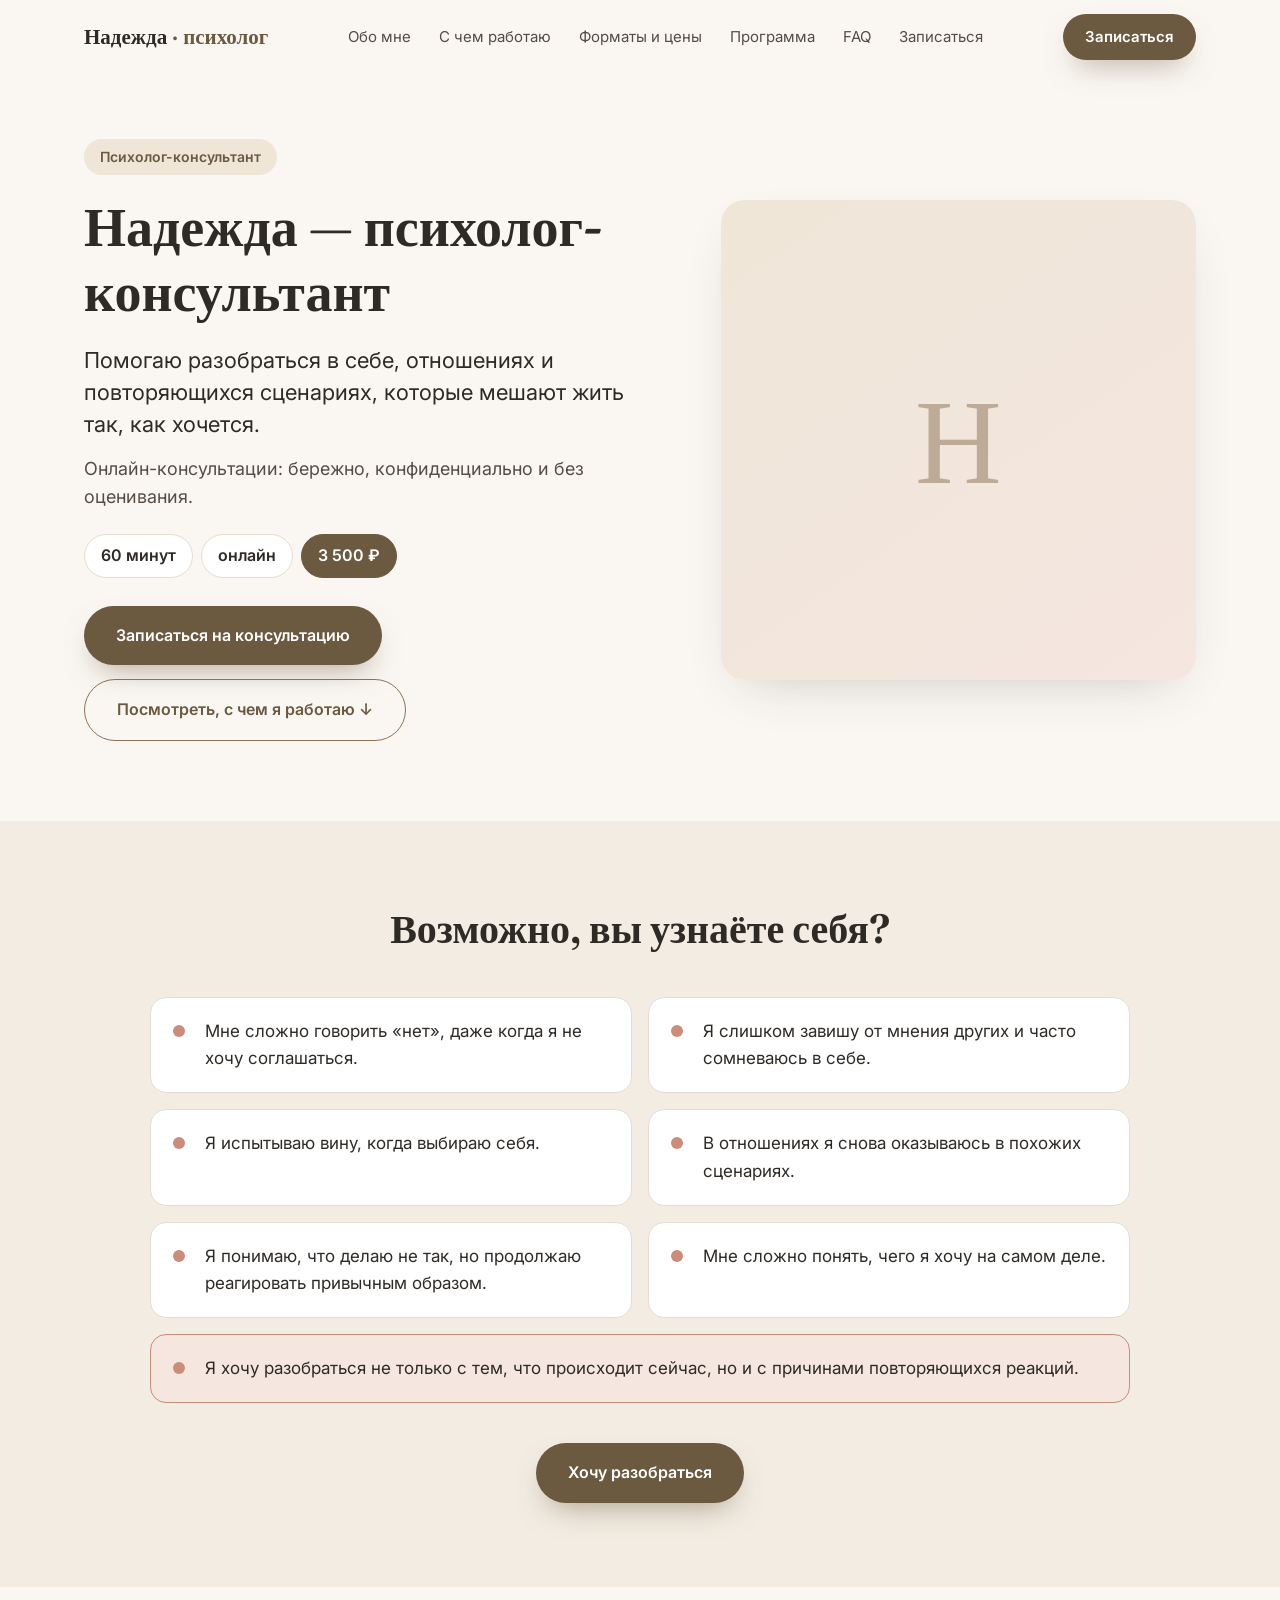
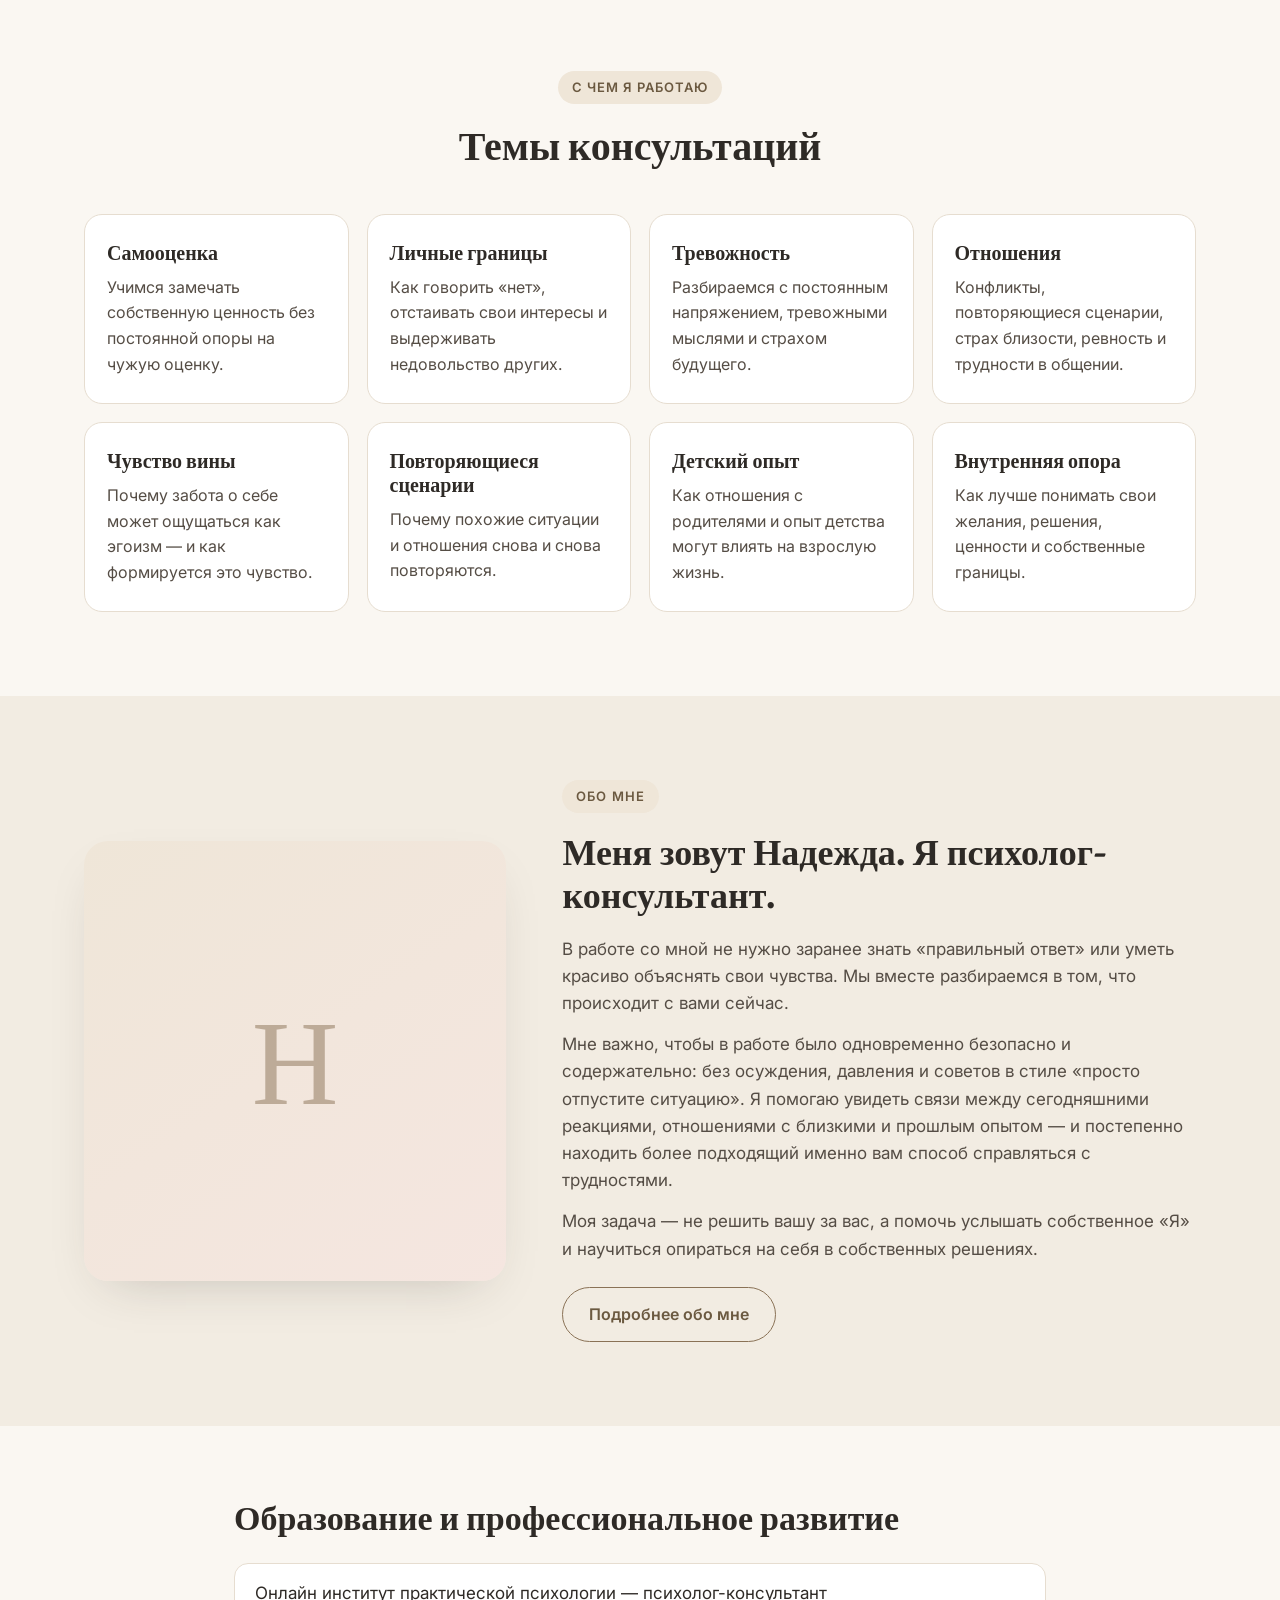
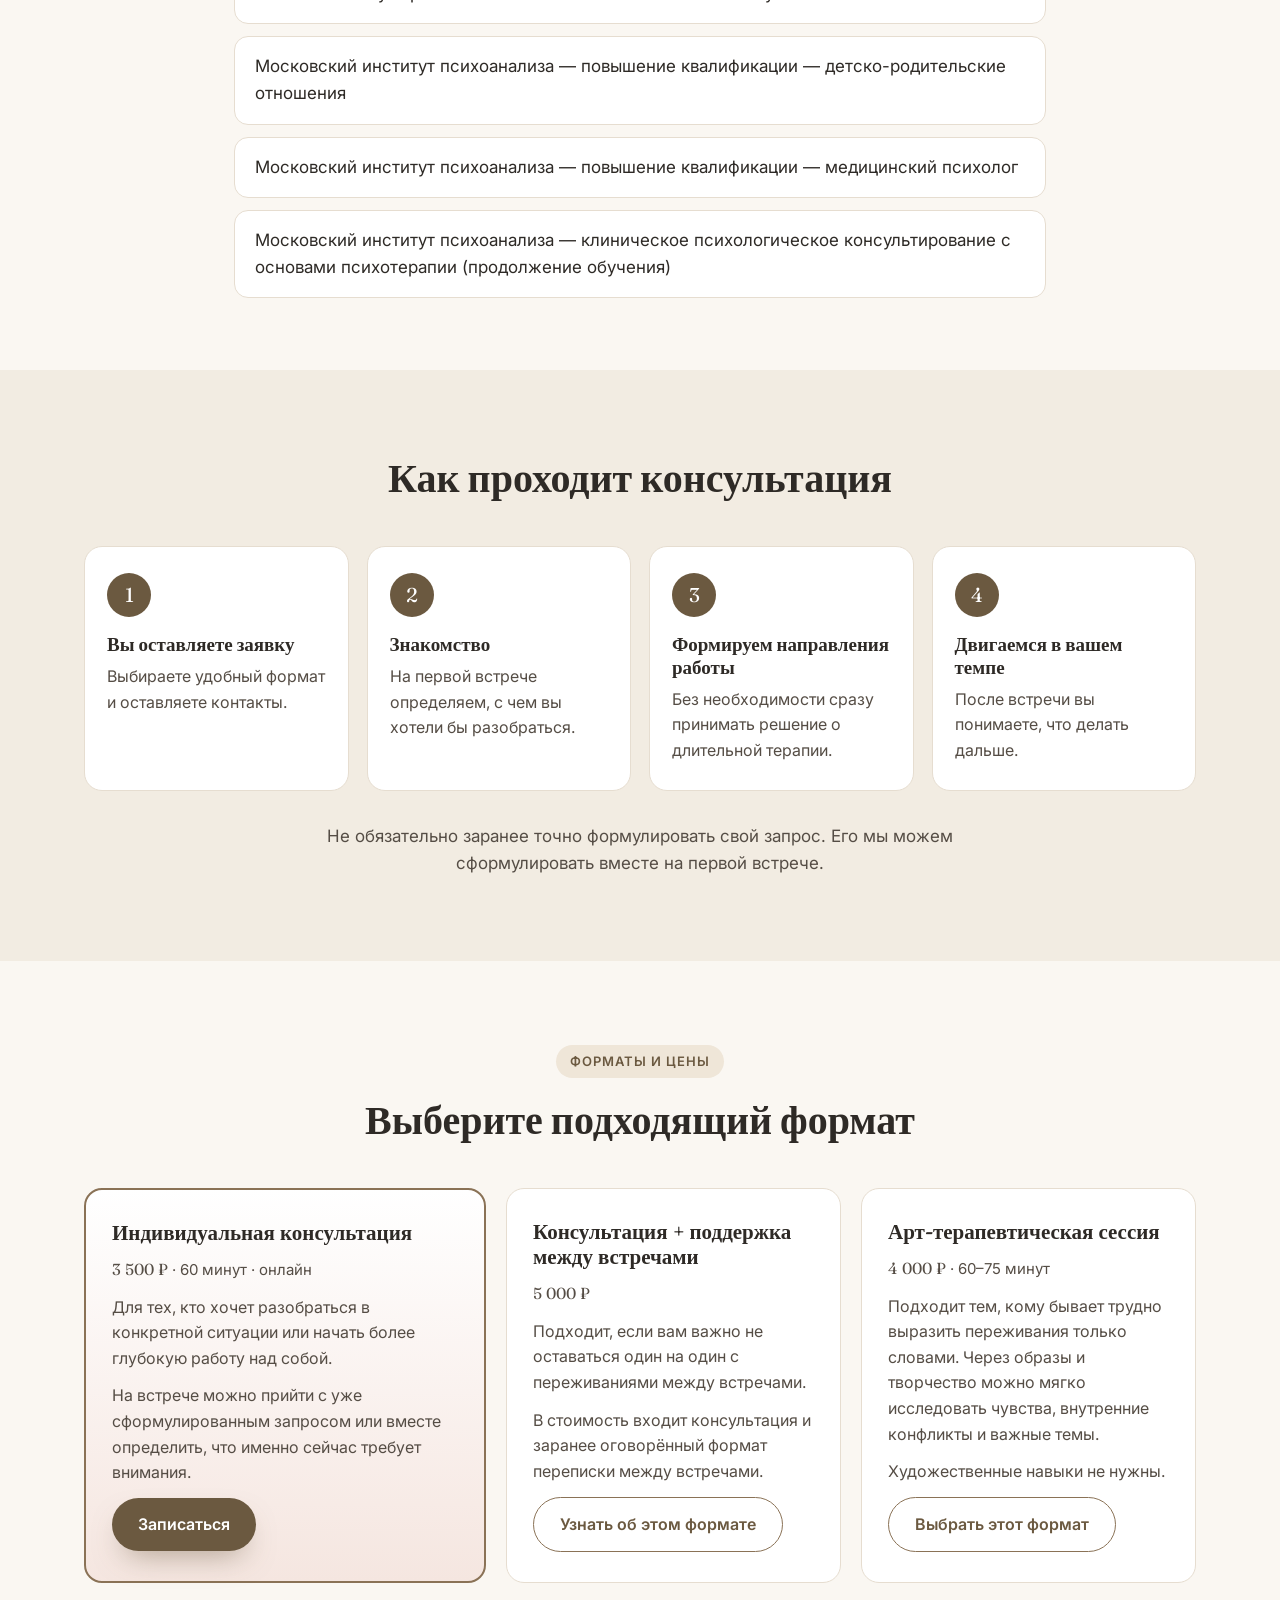
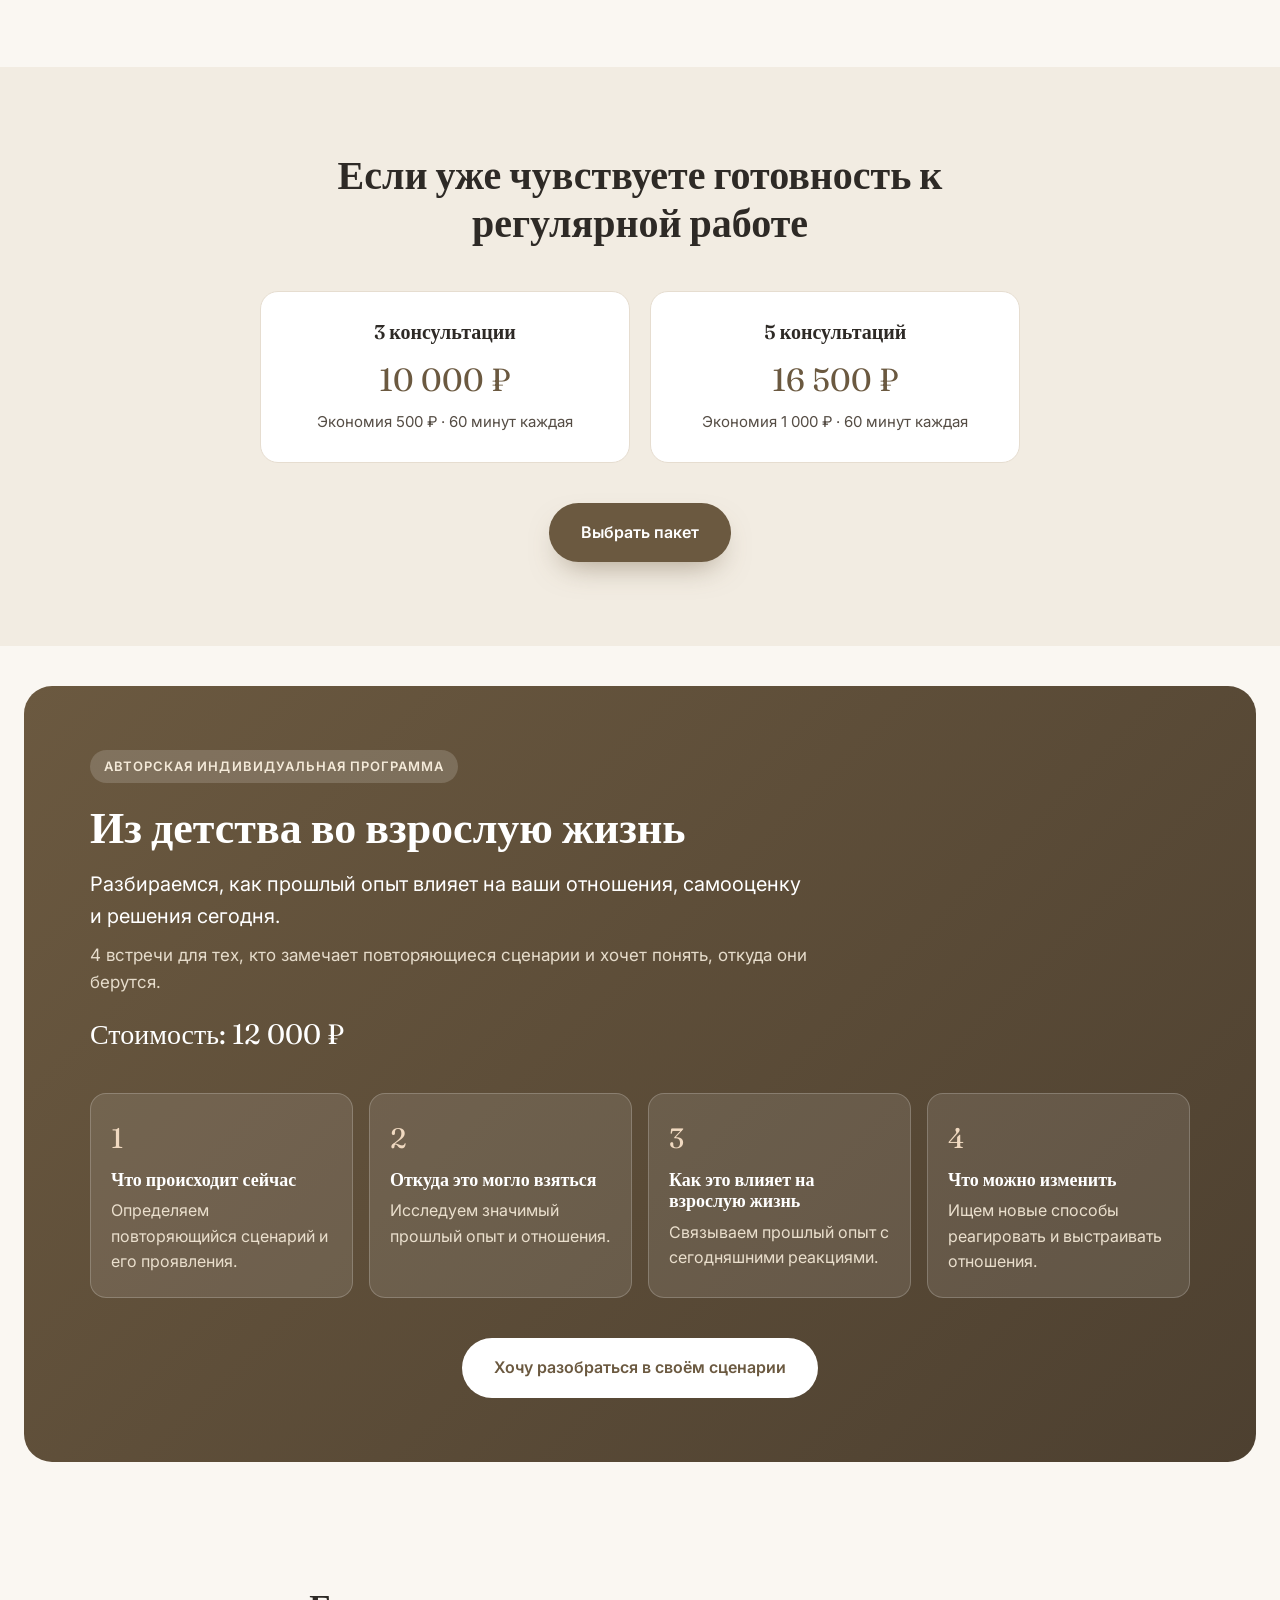
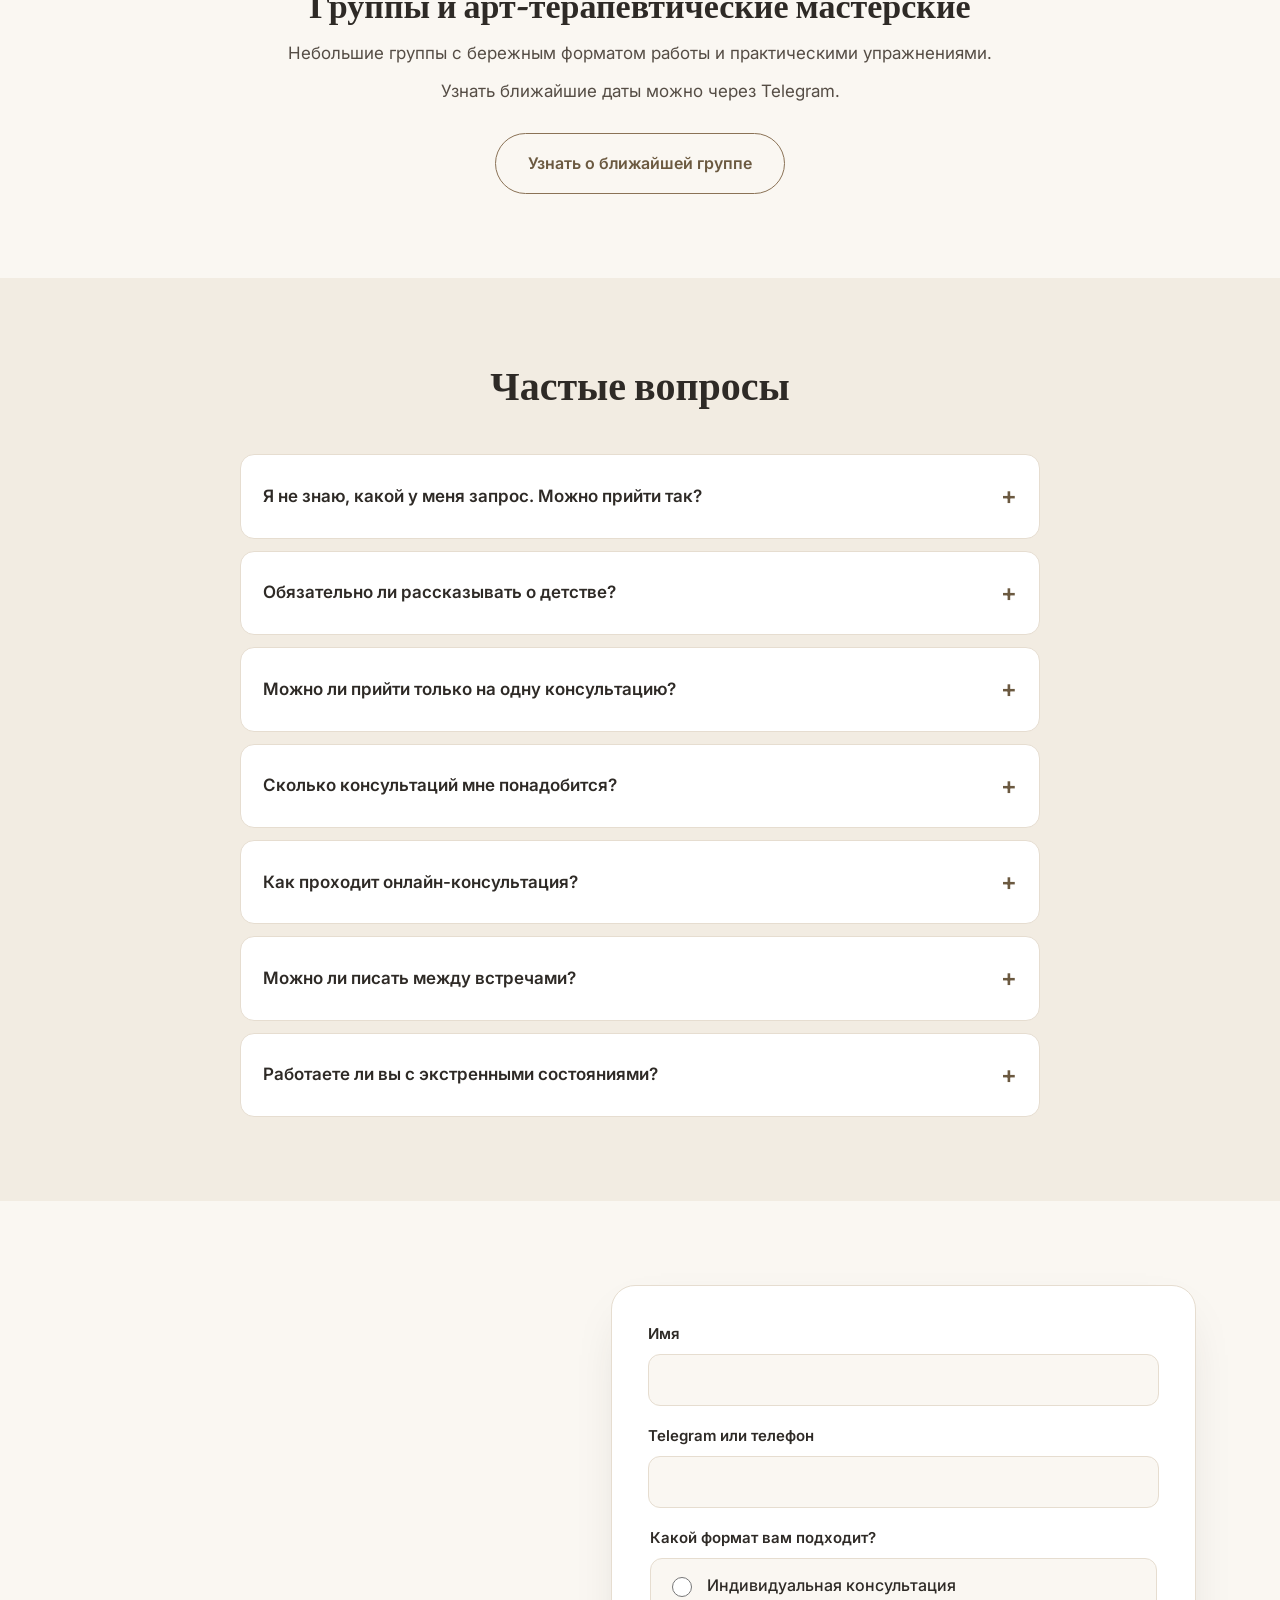
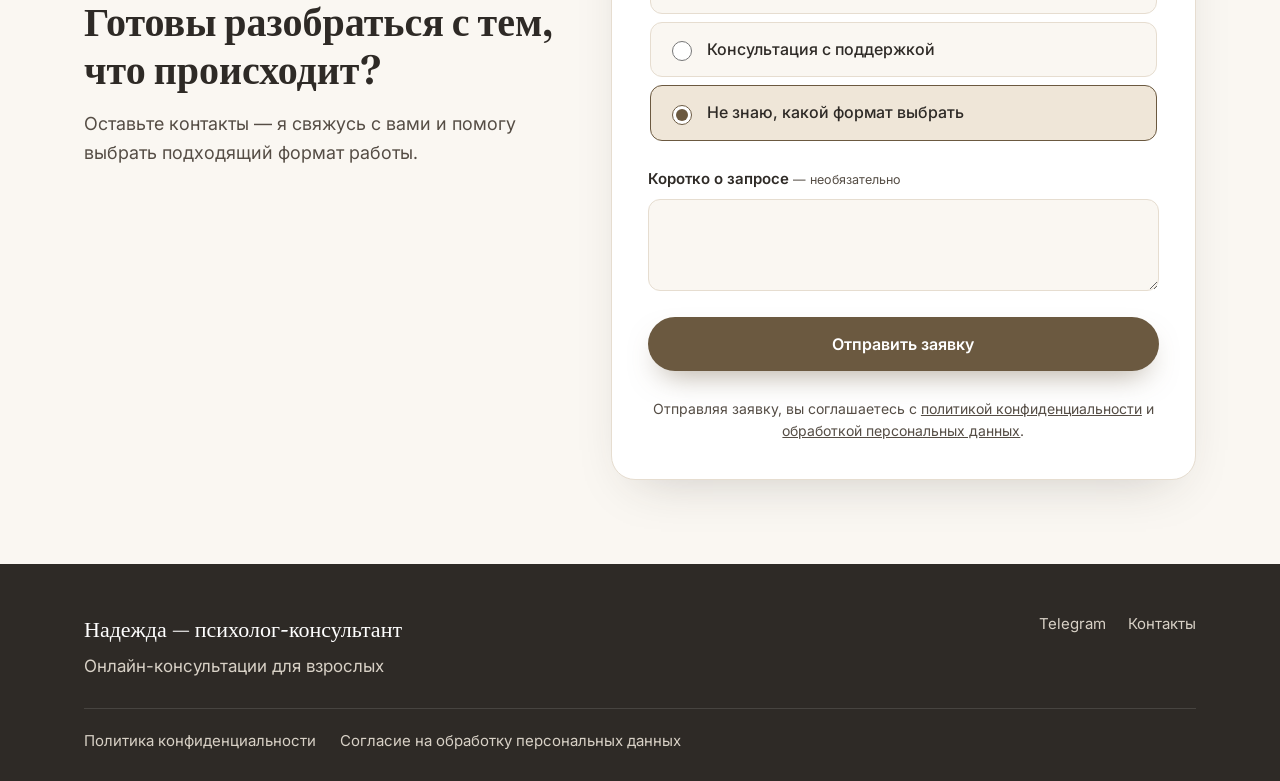
<file: index.html>
<!DOCTYPE html>
<html lang="ru">
<head>
<meta charset="UTF-8">
<meta name="viewport" content="width=device-width, initial-scale=1.0">
<title>Надежда — психолог-консультант. Онлайн-консультации</title>
<meta name="description" content="Помогаю разобраться в себе, отношениях и повторяющихся сценариях. Онлайн-консультации: 60 минут, 3 500 ₽. Бережно, конфиденциально и без оценивания.">
<link rel="preconnect" href="https://fonts.googleapis.com">
<link rel="preconnect" href="https://fonts.gstatic.com" crossorigin>
<link href="https://fonts.googleapis.com/css2?family=Fraunces:wght@500;600;700&family=Inter:wght@400;500;600;700;800&display=swap" rel="stylesheet">
<link rel="stylesheet" href="styles.css">
</head>
<body>

<header class="header" id="header">
  <div class="container header__inner">
    <a href="#top" class="logo">Надежда<span class="suffix"> · психолог</span></a>
    <nav class="nav" id="nav">
      <a href="#about">Обо мне</a>
      <a href="#work">С чем работаю</a>
      <a href="#prices">Форматы и цены</a>
      <a href="#program">Программа</a>
      <a href="#faq">FAQ</a>
      <a href="#form">Записаться</a>
    </nav>
    <div class="header__actions">
      <a href="#form" class="btn btn--primary">Записаться</a>
      <button class="burger" id="burger" aria-label="Меню"><span></span><span></span><span></span></button>
    </div>
  </div>
</header>

<section class="hero" id="top">
  <div class="container hero__grid">
    <div class="hero__text">
      <span class="hero__eyebrow">Психолог-консультант</span>
      <h1>Надежда — психолог-консультант</h1>
      <p class="hero__lead">Помогаю разобраться в себе, отношениях и повторяющихся сценариях, которые мешают жить так, как хочется.</p>
      <p class="hero__sub">Онлайн-консультации: бережно, конфиденциально и без оценивания.</p>
      <p class="hero__price"><span>60 минут</span><span>онлайн</span><span>3 500 ₽</span></p>
      <div class="hero__cta">
        <a href="#form" class="btn btn--primary btn--lg">Записаться на консультацию</a>
        <a href="#work" class="btn btn--ghost btn--lg">Посмотреть, с чем я работаю ↓</a>
      </div>
    </div>
    <div class="photo photo--hero" data-photo="hero">
      <span class="photo__mark">Н</span>
    </div>
  </div>
</section>

<section class="recog" id="recog">
  <div class="container">
    <div class="section-head">
      <h2>Возможно, вы узнаёте себя?</h2>
    </div>
    <ul class="recog__list">
      <li class="recog__item">Мне сложно говорить «нет», даже когда я не хочу соглашаться.</li>
      <li class="recog__item">Я слишком завишу от мнения других и часто сомневаюсь в себе.</li>
      <li class="recog__item">Я испытываю вину, когда выбираю себя.</li>
      <li class="recog__item">В отношениях я снова оказываюсь в похожих сценариях.</li>
      <li class="recog__item">Я понимаю, что делаю не так, но продолжаю реагировать привычным образом.</li>
      <li class="recog__item">Мне сложно понять, чего я хочу на самом деле.</li>
      <li class="recog__item recog__item--wide">Я хочу разобраться не только с тем, что происходит сейчас, но и с причинами повторяющихся реакций.</li>
    </ul>
    <div class="center"><a href="#form" class="btn btn--primary btn--lg">Хочу разобраться</a></div>
  </div>
</section>

<section class="work" id="work">
  <div class="container">
    <div class="section-head">
      <span class="section-tag">С чем я работаю</span>
      <h2>Темы консультаций</h2>
    </div>
    <div class="work__grid">
      <div class="work__card"><h3>Самооценка</h3><p>Учимся замечать собственную ценность без постоянной опоры на чужую оценку.</p></div>
      <div class="work__card"><h3>Личные границы</h3><p>Как говорить «нет», отстаивать свои интересы и выдерживать недовольство других.</p></div>
      <div class="work__card"><h3>Тревожность</h3><p>Разбираемся с постоянным напряжением, тревожными мыслями и страхом будущего.</p></div>
      <div class="work__card"><h3>Отношения</h3><p>Конфликты, повторяющиеся сценарии, страх близости, ревность и трудности в общении.</p></div>
      <div class="work__card"><h3>Чувство вины</h3><p>Почему забота о себе может ощущаться как эгоизм — и как формируется это чувство.</p></div>
      <div class="work__card"><h3>Повторяющиеся сценарии</h3><p>Почему похожие ситуации и отношения снова и снова повторяются.</p></div>
      <div class="work__card"><h3>Детский опыт</h3><p>Как отношения с родителями и опыт детства могут влиять на взрослую жизнь.</p></div>
      <div class="work__card"><h3>Внутренняя опора</h3><p>Как лучше понимать свои желания, решения, ценности и собственные границы.</p></div>
    </div>
  </div>
</section>

<section class="about" id="about">
  <div class="container about__grid">
    <div class="photo photo--about" data-photo="about">
      <span class="photo__mark">Н</span>
    </div>
    <div>
      <span class="section-tag">Обо мне</span>
      <h2>Меня зовут Надежда. Я психолог-консультант.</h2>
      <p>В работе со мной не нужно заранее знать «правильный ответ» или уметь красиво объяснять свои чувства. Мы вместе разбираемся в том, что происходит с вами сейчас.</p>
      <p>Мне важно, чтобы в работе было одновременно безопасно и содержательно: без осуждения, давления и советов в стиле «просто отпустите ситуацию». Я помогаю увидеть связи между сегодняшними реакциями, отношениями с близкими и прошлым опытом — и постепенно находить более подходящий именно вам способ справляться с трудностями.</p>
      <p>Моя задача — не решить вашу за вас, а помочь услышать собственное «Я» и научиться опираться на себя в собственных решениях.</p>
      <a href="#education" class="btn btn--ghost">Подробнее обо мне</a>
    </div>
  </div>
</section>

<section class="edu" id="education">
  <div class="container edu__wrap">
    <h2>Образование и профессиональное развитие</h2>
    <ul class="edu__list">
      <li>Онлайн институт практической психологии — психолог-консультант</li>
      <li>Московский институт психоанализа — повышение квалификации — детско-родительские отношения</li>
      <li>Московский институт психоанализа — повышение квалификации — медицинский психолог</li>
      <li>Московский институт психоанализа — клиническое психологическое консультирование с основами психотерапии (продолжение обучения)</li>
    </ul>
  </div>
</section>

<section class="how" id="how">
  <div class="container">
    <div class="section-head">
      <h2>Как проходит консультация</h2>
    </div>
    <div class="how__grid">
      <div class="how__step"><span class="how__num">1</span><h3>Вы оставляете заявку</h3><p>Выбираете удобный формат и оставляете контакты.</p></div>
      <div class="how__step"><span class="how__num">2</span><h3>Знакомство</h3><p>На первой встрече определяем, с чем вы хотели бы разобраться.</p></div>
      <div class="how__step"><span class="how__num">3</span><h3>Формируем направления работы</h3><p>Без необходимости сразу принимать решение о длительной терапии.</p></div>
      <div class="how__step"><span class="how__num">4</span><h3>Двигаемся в вашем темпе</h3><p>После встречи вы понимаете, что делать дальше.</p></div>
    </div>
    <p class="how__note">Не обязательно заранее точно формулировать свой запрос. Его мы можем сформулировать вместе на первой встрече.</p>
  </div>
</section>

<section class="prices" id="prices">
  <div class="container">
    <div class="section-head">
      <span class="section-tag">Форматы и цены</span>
      <h2>Выберите подходящий формат</h2>
    </div>
    <div class="fmt__grid">
      <div class="fmt fmt--main">
        <h3>Индивидуальная консультация</h3>
        <p class="fmt__price">3 500 ₽ <small>· 60 минут · онлайн</small></p>
        <p>Для тех, кто хочет разобраться в конкретной ситуации или начать более глубокую работу над собой.</p>
        <p>На встрече можно прийти с уже сформулированным запросом или вместе определить, что именно сейчас требует внимания.</p>
        <a href="#form" class="btn btn--primary" data-pick="Индивидуальная консультация">Записаться</a>
      </div>
      <div class="fmt">
        <h3>Консультация + поддержка между встречами</h3>
        <p class="fmt__price">5 000 ₽</p>
        <p>Подходит, если вам важно не оставаться один на один с переживаниями между встречами.</p>
        <p>В стоимость входит консультация и заранее оговорённый формат переписки между встречами.</p>
        <a href="#form" class="btn btn--ghost" data-pick="Консультация с поддержкой">Узнать об этом формате</a>
      </div>
      <div class="fmt">
        <h3>Арт-терапевтическая сессия</h3>
        <p class="fmt__price">4 000 ₽ <small>· 60–75 минут</small></p>
        <p>Подходит тем, кому бывает трудно выразить переживания только словами. Через образы и творчество можно мягко исследовать чувства, внутренние конфликты и важные темы.</p>
        <p>Художественные навыки не нужны.</p>
        <a href="#form" class="btn btn--ghost" data-pick="Не знаю, какой формат выбрать">Выбрать этот формат</a>
      </div>
    </div>
  </div>
</section>

<section class="pkgs" id="packages">
  <div class="container">
    <div class="section-head">
      <h2>Если уже чувствуете готовность к регулярной работе</h2>
    </div>
    <div class="pkg__grid">
      <div class="pkg">
        <h3>3 консультации</h3>
        <p class="pkg__price">10 000 ₽</p>
        <p class="pkg__meta">Экономия 500 ₽ · 60 минут каждая</p>
      </div>
      <div class="pkg">
        <h3>5 консультаций</h3>
        <p class="pkg__price">16 500 ₽</p>
        <p class="pkg__meta">Экономия 1 000 ₽ · 60 минут каждая</p>
      </div>
    </div>
    <div class="center"><a href="#form" class="btn btn--primary btn--lg" data-pick="Не знаю, какой формат выбрать">Выбрать пакет</a></div>
  </div>
</section>

<section class="program" id="program">
  <div class="program__wrap">
    <div class="program__head">
      <span class="section-tag">Авторская индивидуальная программа</span>
      <h2>Из детства во взрослую жизнь</h2>
      <p class="program__lead">Разбираемся, как прошлый опыт влияет на ваши отношения, самооценку и решения сегодня.</p>
      <p class="program__meta">4 встречи для тех, кто замечает повторяющиеся сценарии и хочет понять, откуда они берутся.</p>
      <p class="program__price">Стоимость: 12 000 ₽</p>
    </div>
    <div class="program__steps">
      <div class="p-step"><span class="p-step__num">1</span><h3>Что происходит сейчас</h3><p>Определяем повторяющийся сценарий и его проявления.</p></div>
      <div class="p-step"><span class="p-step__num">2</span><h3>Откуда это могло взяться</h3><p>Исследуем значимый прошлый опыт и отношения.</p></div>
      <div class="p-step"><span class="p-step__num">3</span><h3>Как это влияет на взрослую жизнь</h3><p>Связываем прошлый опыт с сегодняшними реакциями.</p></div>
      <div class="p-step"><span class="p-step__num">4</span><h3>Что можно изменить</h3><p>Ищем новые способы реагировать и выстраивать отношения.</p></div>
    </div>
    <div class="center"><a href="#form" class="btn btn--light btn--lg" data-pick="Не знаю, какой формат выбрать">Хочу разобраться в своём сценарии</a></div>
  </div>
</section>

<section class="groups" id="groups">
  <div class="container groups__wrap">
    <h2>Группы и арт-терапевтические мастерские</h2>
    <p>Небольшие группы с бережным форматом работы и практическими упражнениями.</p>
    <p>Узнать ближайшие даты можно через Telegram.</p>
    <a href="https://t.me/nadeezhda1010" target="_blank" rel="noopener" class="btn btn--ghost btn--lg">Узнать о ближайшей группе</a>
  </div>
</section>

<section class="faq" id="faq">
  <div class="container">
    <div class="section-head">
      <h2>Частые вопросы</h2>
    </div>
    <div class="faq__list">
      <details class="faq__item">
        <summary>Я не знаю, какой у меня запрос. Можно прийти так?</summary>
        <p>Да. Не обязательно заранее точно формулировать запрос. На первой встрече мы вместе определим, что сейчас происходит и с чем имеет смысл работать.</p>
      </details>
      <details class="faq__item">
        <summary>Обязательно ли рассказывать о детстве?</summary>
        <p>Нет. Мы обращаемся к прошлому только тогда, когда это действительно помогает понять ваш нынешний запрос.</p>
      </details>
      <details class="faq__item">
        <summary>Можно ли прийти только на одну консультацию?</summary>
        <p>Да. После первой встречи вы можете решить, хотите ли продолжать работу и в каком формате.</p>
      </details>
      <details class="faq__item">
        <summary>Сколько консультаций мне понадобится?</summary>
        <p>Универсального количества нет. Длительность работы зависит от вашего запроса, целей и темпа.</p>
      </details>
      <details class="faq__item">
        <summary>Как проходит онлайн-консультация?</summary>
        <p>В назначенное время мы созваниваемся онлайн. Для встречи понадобится спокойное место и стабильный интернет.</p>
      </details>
      <details class="faq__item">
        <summary>Можно ли писать между встречами?</summary>
        <p>Это зависит от выбранного формата. В стандартную консультацию переписка между встречами не входит.</p>
      </details>
      <details class="faq__item">
        <summary>Работаете ли вы с экстренными состояниями?</summary>
        <p>Психологическая консультация не является экстренной помощью. При непосредственной угрозе жизни или здоровью необходимо обращаться в экстренные службы или ближайшее медицинское учреждение.</p>
      </details>
    </div>
  </div>
</section>

<section class="form-section" id="form">
  <div class="container form-wrap">
    <div class="form-intro">
      <h2>Готовы разобраться с тем, что происходит?</h2>
      <p>Оставьте контакты — я свяжусь с вами и помогу выбрать подходящий формат работы.</p>
    </div>
    <div class="form-card">
      <form id="leadForm">
        <div class="field">
          <label for="name">Имя</label>
          <input type="text" id="name" name="name" autocomplete="given-name" required>
        </div>
        <div class="field">
          <label for="contact">Telegram или телефон</label>
          <input type="text" id="contact" name="contact" autocomplete="off" inputmode="text" required>
        </div>
        <fieldset class="field field--radios">
          <legend>Какой формат вам подходит?</legend>
          <label class="radio"><input type="radio" name="service" value="Индивидуальная консультация"><span>Индивидуальная консультация</span></label>
          <label class="radio"><input type="radio" name="service" value="Консультация с поддержкой"><span>Консультация с поддержкой</span></label>
          <label class="radio"><input type="radio" name="service" value="Не знаю, какой формат выбрать" checked><span>Не знаю, какой формат выбрать</span></label>
        </fieldset>
        <div class="field">
          <label for="comment">Коротко о запросе <small>— необязательно</small></label>
          <textarea id="comment" name="comment" rows="3"></textarea>
        </div>
        <input type="text" name="_gotcha" style="display:none" tabindex="-1" autocomplete="off">
        <button type="submit" class="btn btn--primary btn--lg btn--block">Отправить заявку</button>
        <p class="form-note" id="formNote" role="status"></p>
        <p class="form-consent">Отправляя заявку, вы соглашаетесь с <a href="privacy.html">политикой конфиденциальности</a> и <a href="consent.html">обработкой персональных данных</a>.</p>
      </form>
    </div>
  </div>
</section>

<footer class="footer">
  <div class="container">
    <div class="footer__top">
      <div>
        <p class="footer__name">Надежда — психолог-консультант</p>
        <p>Онлайн-консультации для взрослых</p>
      </div>
      <div class="footer__links">
        <a href="https://t.me/nadeezhda1010" target="_blank" rel="noopener">Telegram</a>
        <a href="#form">Контакты</a>
      </div>
    </div>
    <div class="footer__bottom">
      <a href="privacy.html">Политика конфиденциальности</a>
      <a href="consent.html">Согласие на обработку персональных данных</a>
    </div>
  </div>
</footer>

<script src="script.js"></script>
</body>
</html>
</file>
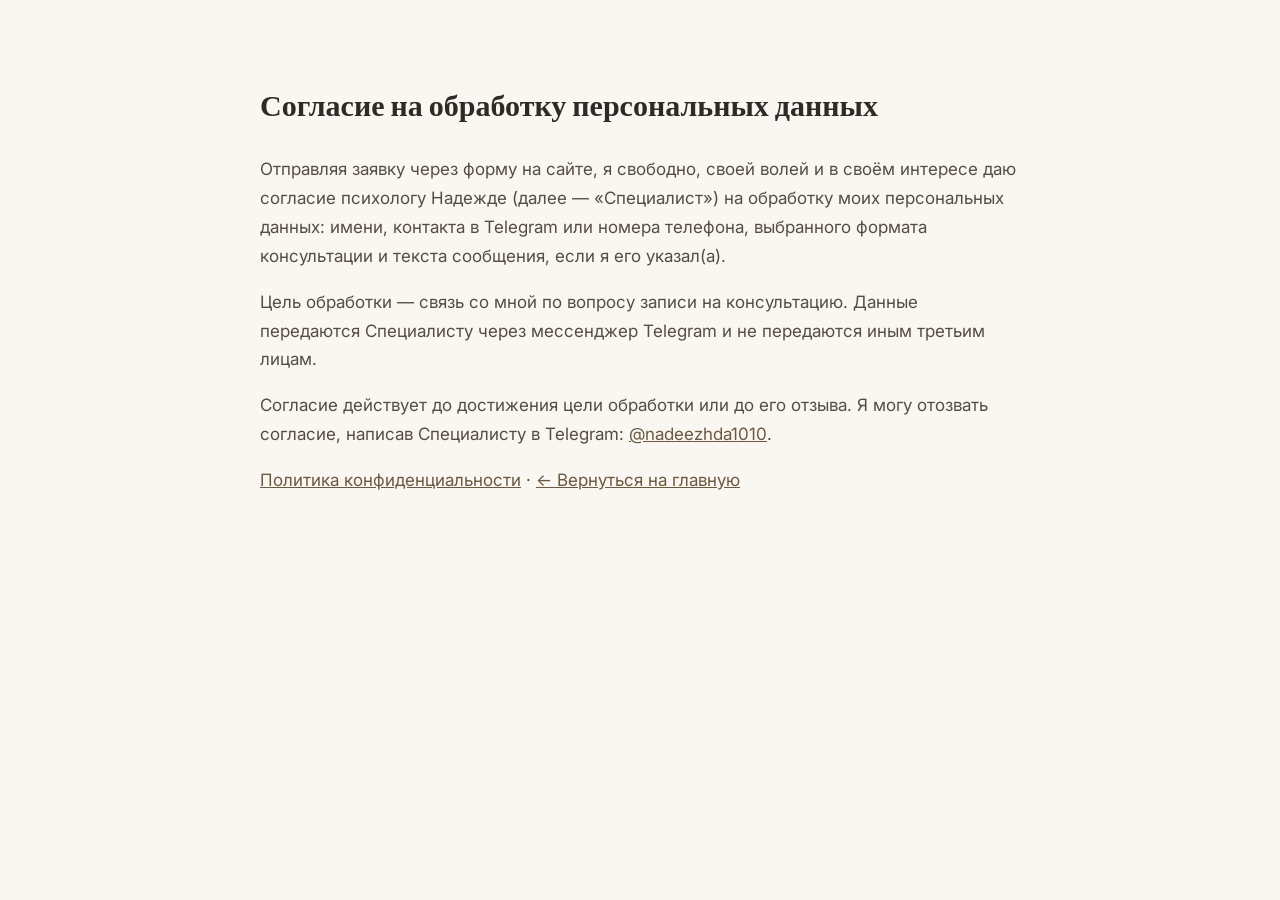
<file: consent.html>
<!DOCTYPE html>
<html lang="ru">
<head>
<meta charset="UTF-8">
<meta name="viewport" content="width=device-width, initial-scale=1.0">
<title>Согласие на обработку персональных данных — Надежда, психолог</title>
<link href="https://fonts.googleapis.com/css2?family=Fraunces:wght@600&family=Inter:wght@400;600&display=swap" rel="stylesheet">
<style>
  body { font-family: 'Inter', sans-serif; max-width: 760px; margin: 0 auto; padding: 60px 24px 100px; color: #2e2a26; line-height: 1.7; background: #faf7f2; font-size: 17px; }
  h1 { font-family: 'Fraunces', serif; font-size: 30px; margin-bottom: 24px; }
  a { color: #6b5940; }
  p { margin-bottom: 12px; color: #554d45; }
</style>
</head>
<body>
  <h1>Согласие на обработку персональных данных</h1>
  <p>Отправляя заявку через форму на сайте, я свободно, своей волей и в своём интересе даю согласие психологу Надежде (далее — «Специалист») на обработку моих персональных данных: имени, контакта в Telegram или номера телефона, выбранного формата консультации и текста сообщения, если я его указал(а).</p>
  <p>Цель обработки — связь со мной по вопросу записи на консультацию. Данные передаются Специалисту через мессенджер Telegram и не передаются иным третьим лицам.</p>
  <p>Согласие действует до достижения цели обработки или до его отзыва. Я могу отозвать согласие, написав Специалисту в Telegram: <a href="https://t.me/nadeezhda1010" target="_blank" rel="noopener">@nadeezhda1010</a>.</p>
  <p><a href="privacy.html">Политика конфиденциальности</a> · <a href="index.html">← Вернуться на главную</a></p>
</body>
</html>
</file>
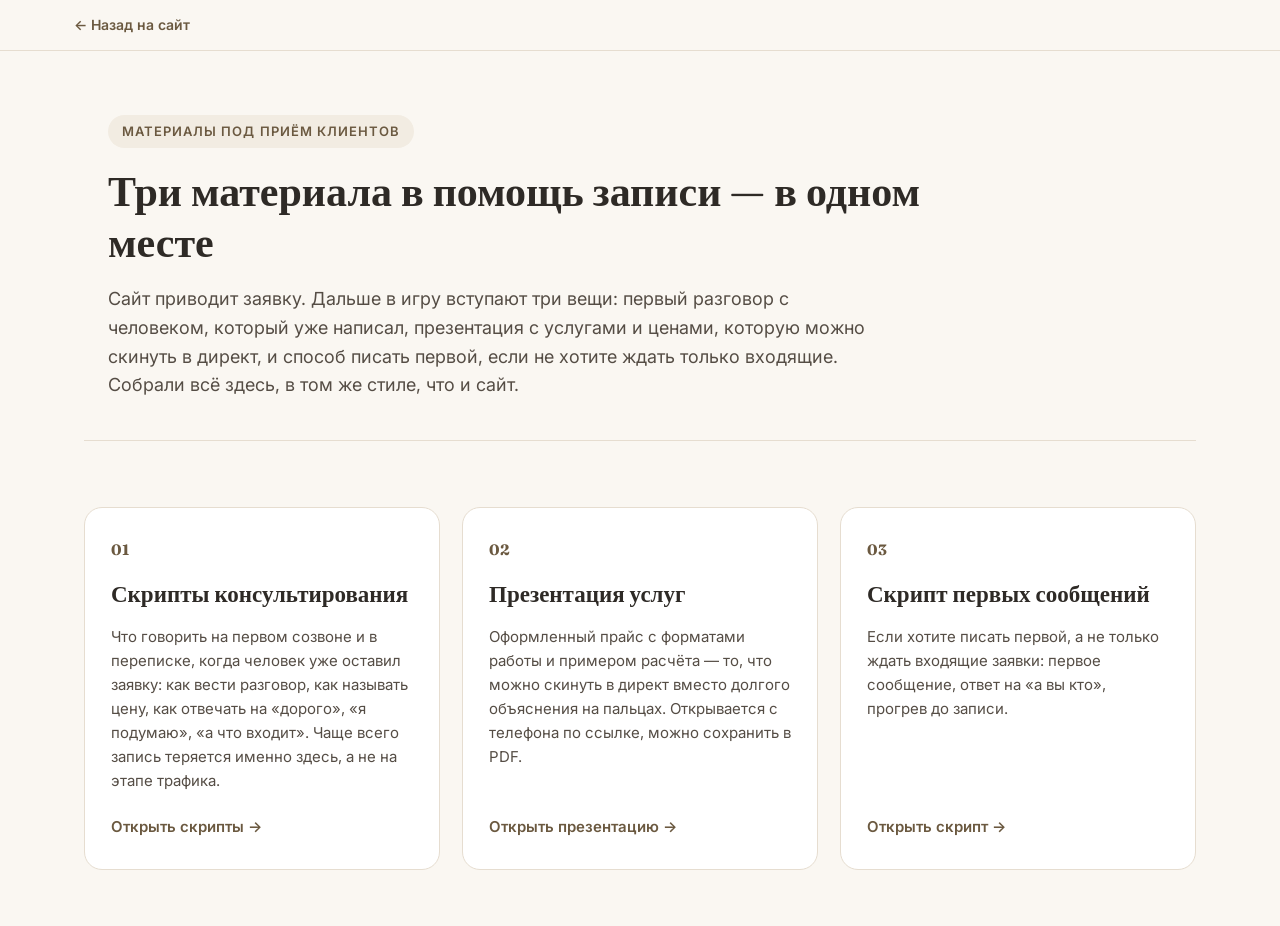
<file: materials.html>
<!DOCTYPE html>
<html lang="ru">
<head>
<meta charset="UTF-8">
<meta name="viewport" content="width=device-width, initial-scale=1.0">
<title>Материалы для записи клиентов — Надежда, психолог</title>
<meta name="description" content="Скрипты консультирования, продающая презентация и скрипт первых сообщений — три материала под приём клиентов, в одном месте.">
<meta name="robots" content="noindex">
<link rel="preconnect" href="https://fonts.googleapis.com">
<link rel="preconnect" href="https://fonts.gstatic.com" crossorigin>
<link href="https://fonts.googleapis.com/css2?family=Fraunces:wght@500;600;700&family=Inter:wght@400;500;600;700;800&display=swap" rel="stylesheet">
<link rel="stylesheet" href="styles.css">
<link rel="stylesheet" href="materials.css">
</head>
<body>

<div class="doc-bar">
  <div class="doc-bar__inner">
    <a href="index.html" class="doc-bar__back">← <span>Назад на сайт</span></a>
  </div>
</div>

<div class="container">

  <section class="doc-hero">
    <p class="eyebrow">Материалы под приём клиентов</p>
    <h1>Три материала в помощь записи — в одном месте</h1>
    <p class="doc-hero__lead">Сайт приводит заявку. Дальше в игру вступают три вещи: первый разговор с человеком, который уже написал, презентация с услугами и ценами, которую можно скинуть в директ, и способ писать первой, если не хотите ждать только входящие. Собрали всё здесь, в том же стиле, что и сайт.</p>
  </section>

  <section class="doc-section">
    <div class="hub-grid">

      <div class="hub-card">
        <span class="hub-card__num">01</span>
        <p class="hub-card__title">Скрипты консультирования</p>
        <p class="hub-card__lead">Что говорить на первом созвоне и в переписке, когда человек уже оставил заявку: как вести разговор, как называть цену, как отвечать на «дорого», «я подумаю», «а что входит». Чаще всего запись теряется именно здесь, а не на этапе трафика.</p>
        <a href="scripts.html" class="hub-card__link">Открыть скрипты →</a>
      </div>

      <div class="hub-card">
        <span class="hub-card__num">02</span>
        <p class="hub-card__title">Презентация услуг</p>
        <p class="hub-card__lead">Оформленный прайс с форматами работы и примером расчёта — то, что можно скинуть в директ вместо долгого объяснения на пальцах. Открывается с телефона по ссылке, можно сохранить в PDF.</p>
        <a href="presentation.html" class="hub-card__link">Открыть презентацию →</a>
      </div>

      <div class="hub-card">
        <span class="hub-card__num">03</span>
        <p class="hub-card__title">Скрипт первых сообщений</p>
        <p class="hub-card__lead">Если хотите писать первой, а не только ждать входящие заявки: первое сообщение, ответ на «а вы кто», прогрев до записи.</p>
        <a href="outreach.html" class="hub-card__link">Открыть скрипт →</a>
      </div>

    </div>
  </section>

</div>

</body>
</html>
</file>
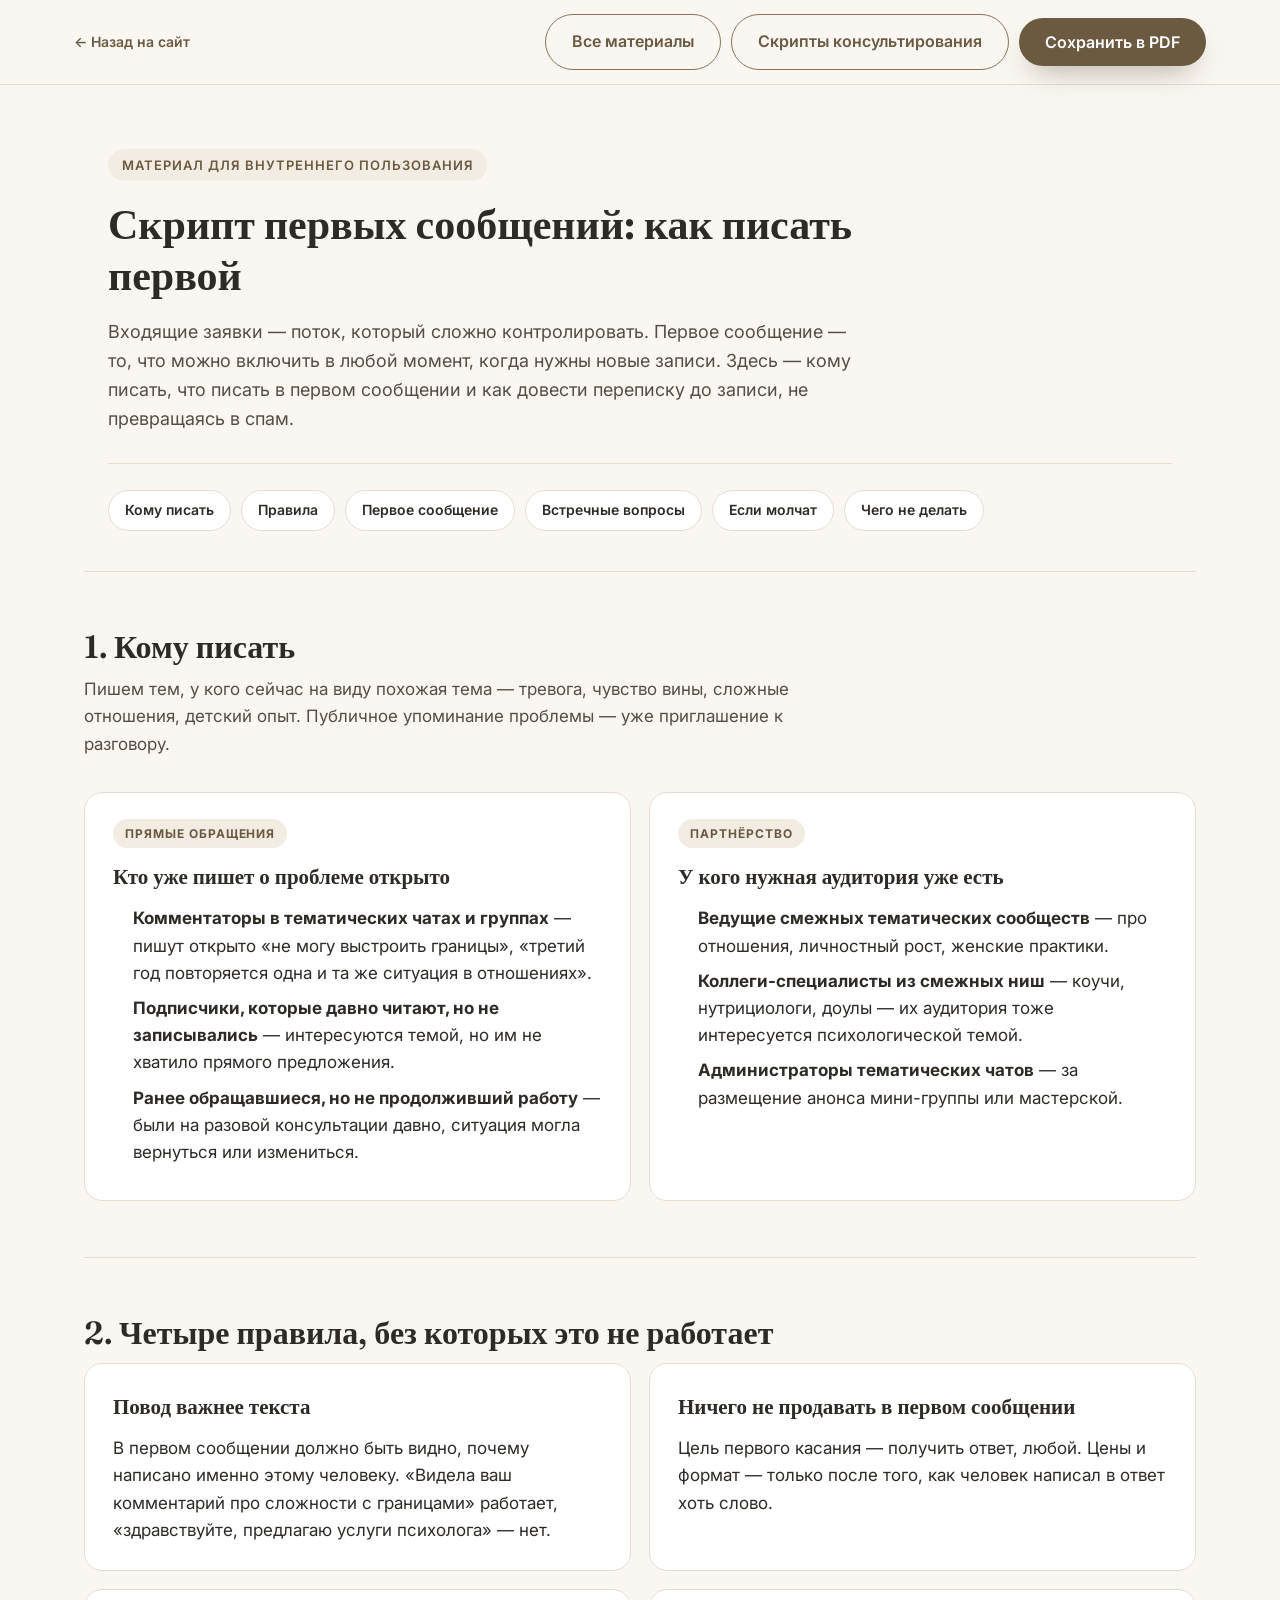
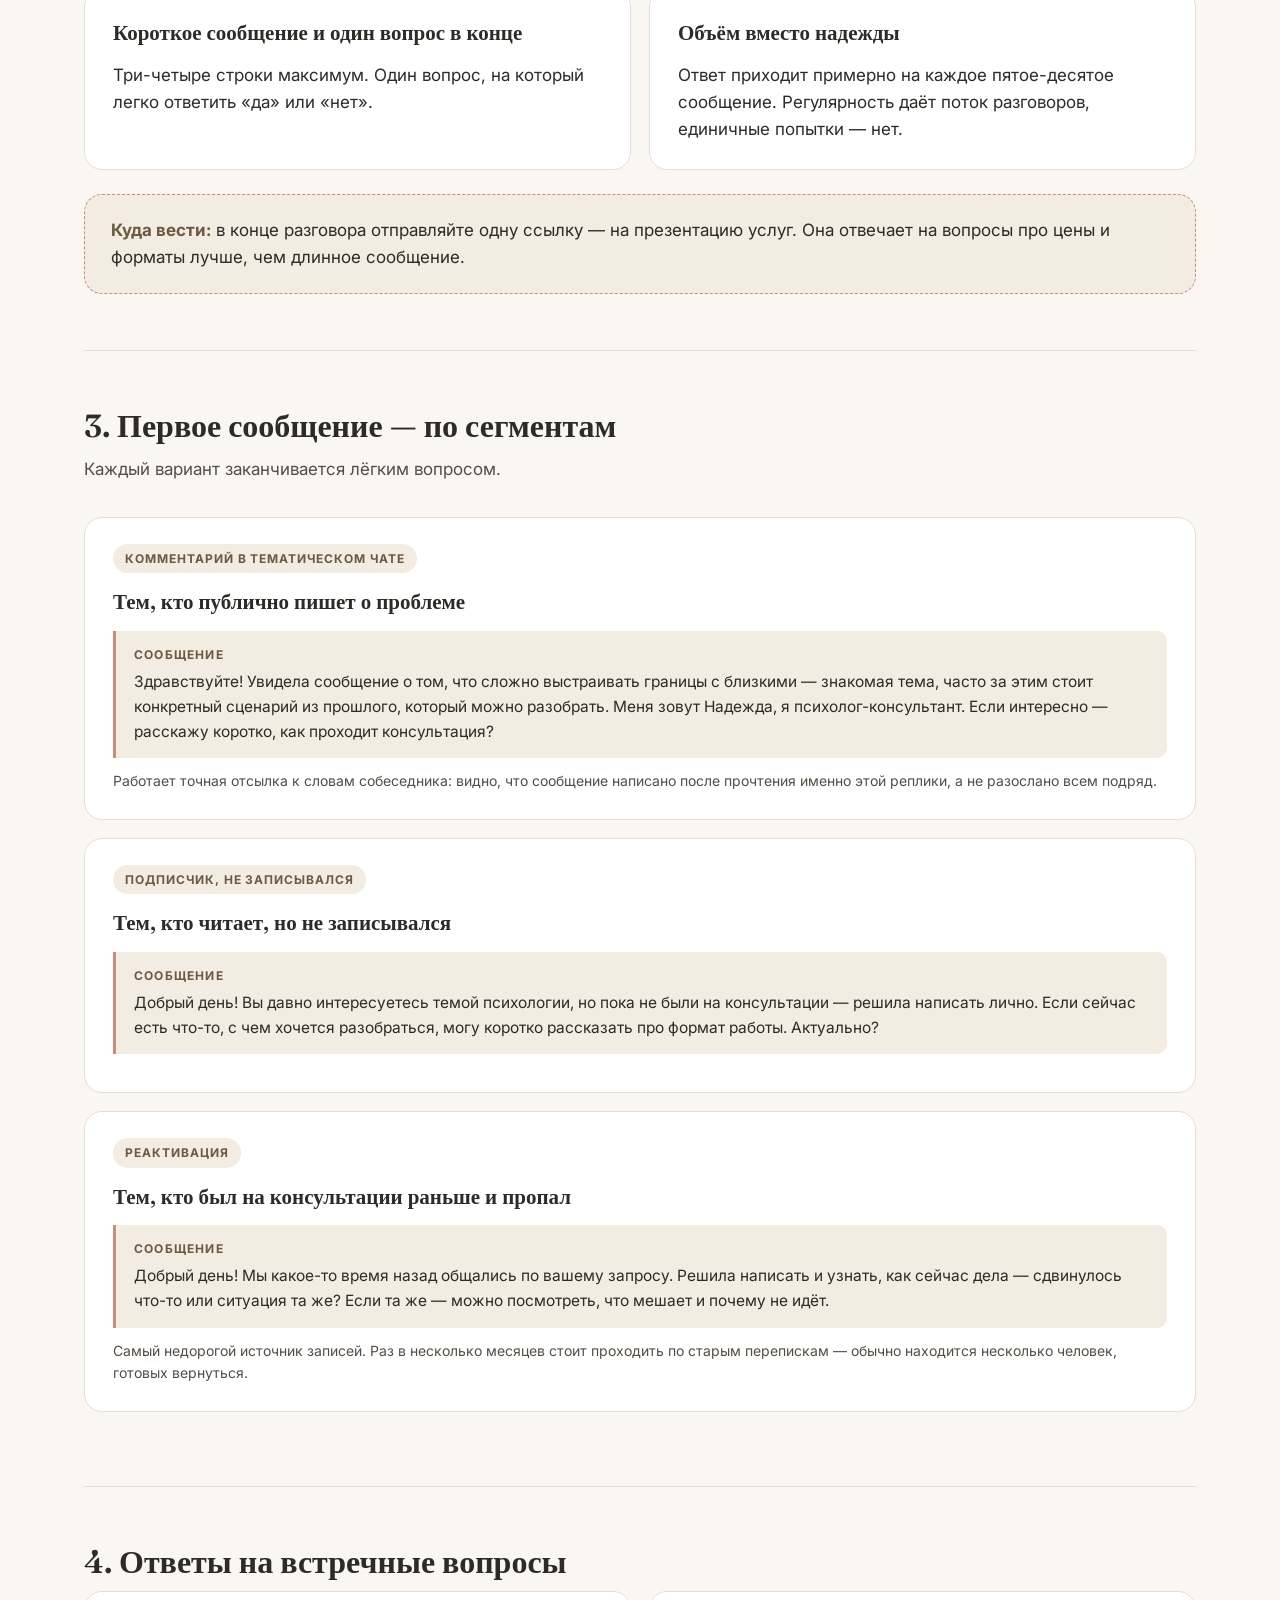
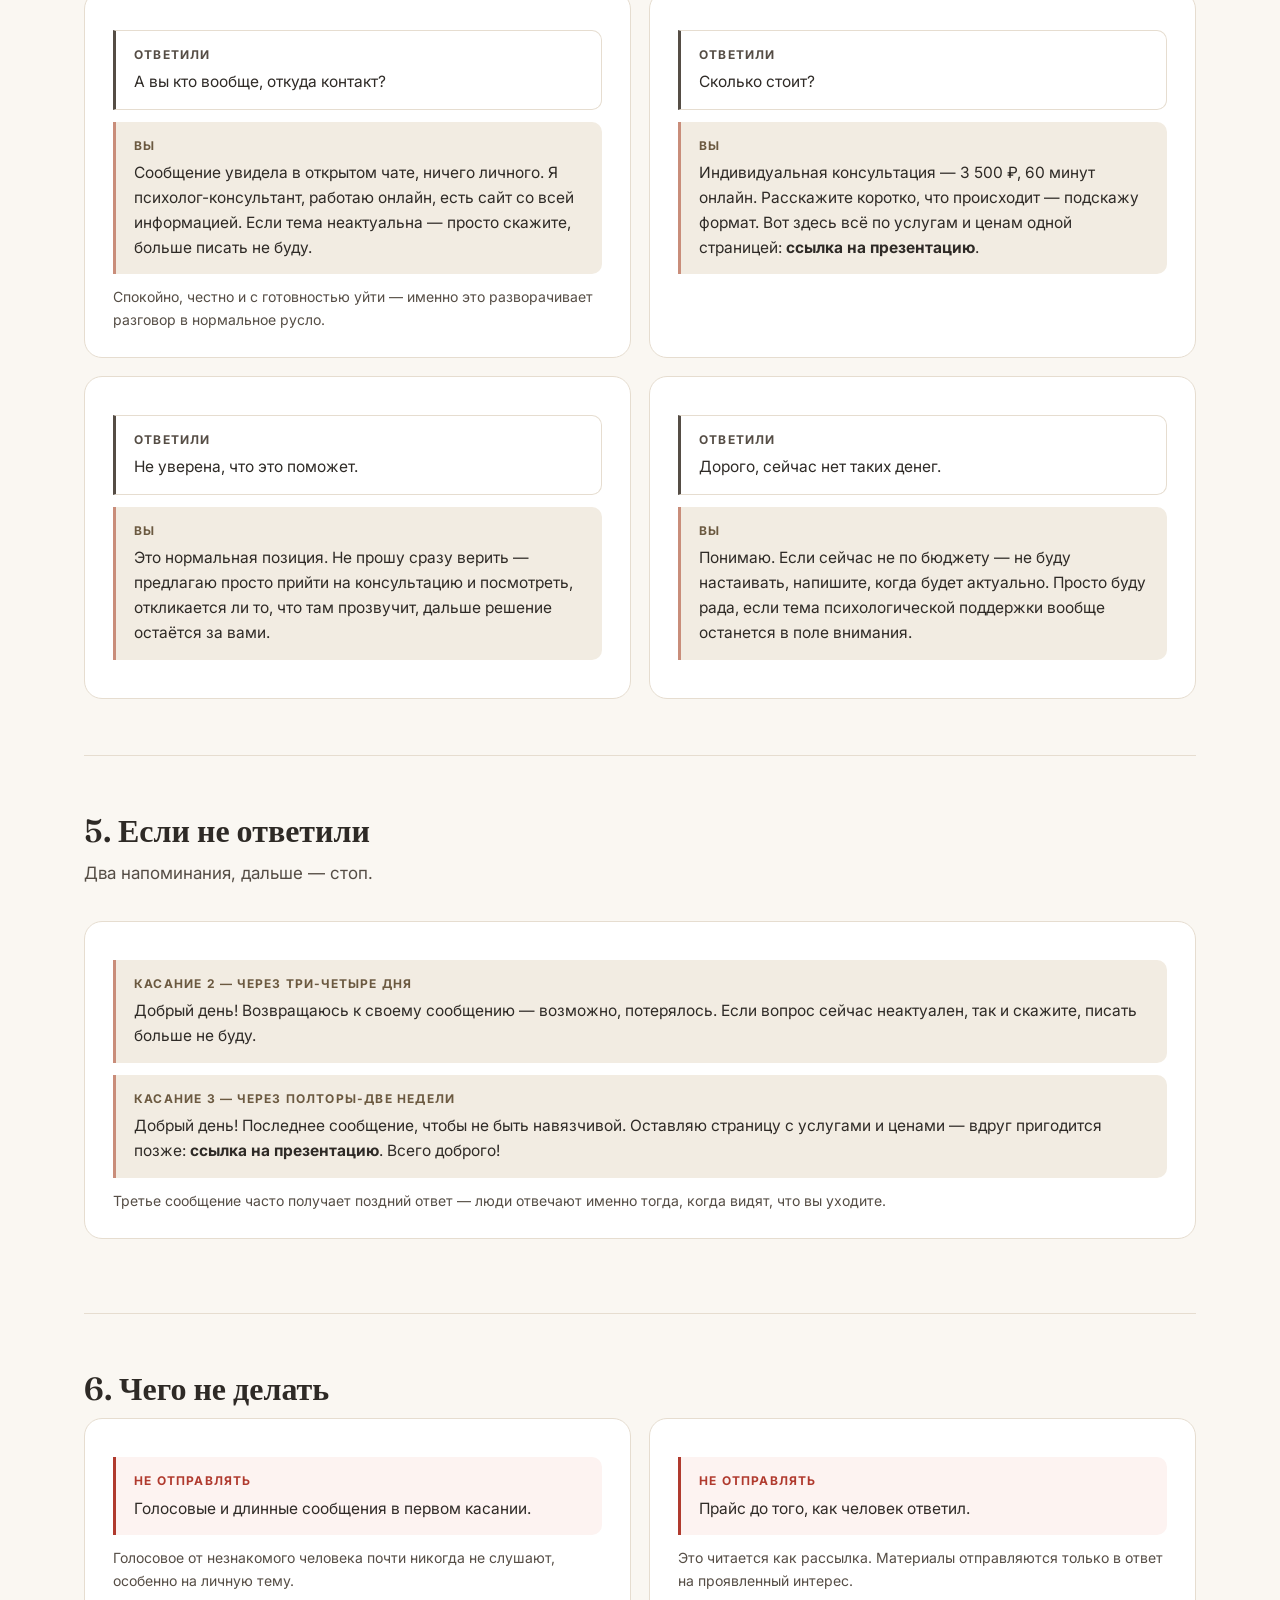
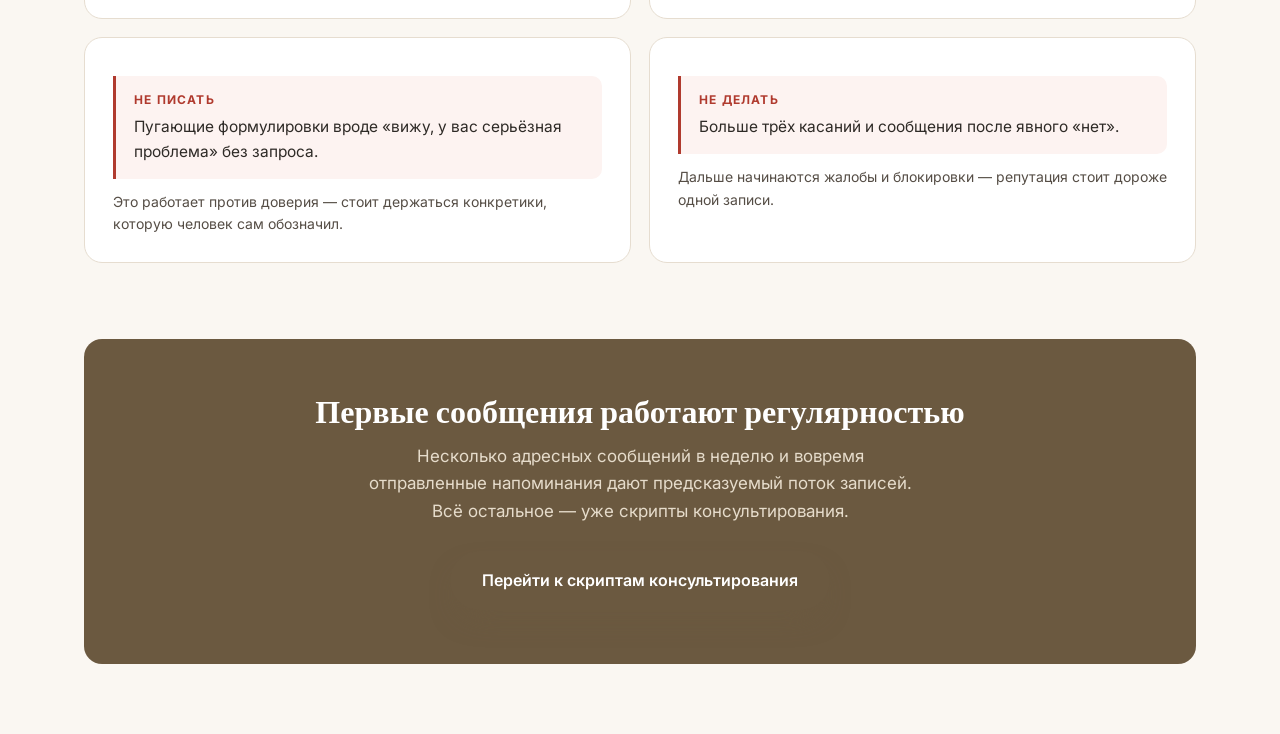
<file: outreach.html>
<!DOCTYPE html>
<html lang="ru">
<head>
<meta charset="UTF-8">
<meta name="viewport" content="width=device-width, initial-scale=1.0">
<title>Скрипт первых сообщений — Надежда, психолог</title>
<meta name="description" content="Как писать первой потенциальным клиентам: кому писать, первое сообщение, ответы на встречные вопросы, цепочка касаний.">
<meta name="robots" content="noindex">
<link rel="preconnect" href="https://fonts.googleapis.com">
<link rel="preconnect" href="https://fonts.gstatic.com" crossorigin>
<link href="https://fonts.googleapis.com/css2?family=Fraunces:wght@500;600;700&family=Inter:wght@400;500;600;700;800&display=swap" rel="stylesheet">
<link rel="stylesheet" href="styles.css">
<link rel="stylesheet" href="materials.css">
</head>
<body>

<div class="doc-bar">
  <div class="doc-bar__inner">
    <a href="index.html" class="doc-bar__back">← <span>Назад на сайт</span></a>
    <div class="doc-bar__actions">
      <a href="materials.html" class="btn btn--ghost">Все материалы</a>
      <a href="scripts.html" class="btn btn--ghost">Скрипты консультирования</a>
      <button class="btn btn--primary" onclick="window.print()">Сохранить в PDF</button>
    </div>
  </div>
</div>

<div class="container">

  <section class="doc-hero">
    <p class="eyebrow">Материал для внутреннего пользования</p>
    <h1>Скрипт первых сообщений: как писать первой</h1>
    <p class="doc-hero__lead">Входящие заявки — поток, который сложно контролировать. Первое сообщение — то, что можно включить в любой момент, когда нужны новые записи. Здесь — кому писать, что писать в первом сообщении и как довести переписку до записи, не превращаясь в спам.</p>
    <nav class="toc">
      <a href="#who">Кому писать</a>
      <a href="#rules">Правила</a>
      <a href="#first">Первое сообщение</a>
      <a href="#answers">Встречные вопросы</a>
      <a href="#followup">Если молчат</a>
      <a href="#stop">Чего не делать</a>
    </nav>
  </section>

  <section class="doc-section" id="who">
    <h2>1. Кому писать</h2>
    <p class="doc-section__lead">Пишем тем, у кого сейчас на виду похожая тема — тревога, чувство вины, сложные отношения, детский опыт. Публичное упоминание проблемы — уже приглашение к разговору.</p>

    <div class="grid-2">
      <div class="card">
        <span class="tag">Прямые обращения</span>
        <p class="card__title">Кто уже пишет о проблеме открыто</p>
        <ul class="ul">
          <li><b>Комментаторы в тематических чатах и группах</b> — пишут открыто «не могу выстроить границы», «третий год повторяется одна и та же ситуация в отношениях».</li>
          <li><b>Подписчики, которые давно читают, но не записывались</b> — интересуются темой, но им не хватило прямого предложения.</li>
          <li><b>Ранее обращавшиеся, но не продолживший работу</b> — были на разовой консультации давно, ситуация могла вернуться или измениться.</li>
        </ul>
      </div>
      <div class="card">
        <span class="tag">Партнёрство</span>
        <p class="card__title">У кого нужная аудитория уже есть</p>
        <ul class="ul">
          <li><b>Ведущие смежных тематических сообществ</b> — про отношения, личностный рост, женские практики.</li>
          <li><b>Коллеги-специалисты из смежных ниш</b> — коучи, нутрициологи, доулы — их аудитория тоже интересуется психологической темой.</li>
          <li><b>Администраторы тематических чатов</b> — за размещение анонса мини-группы или мастерской.</li>
        </ul>
      </div>
    </div>
  </section>

  <section class="doc-section" id="rules">
    <h2>2. Четыре правила, без которых это не работает</h2>
    <div class="grid-2">
      <div class="card">
        <p class="card__title">Повод важнее текста</p>
        <p>В первом сообщении должно быть видно, почему написано именно этому человеку. «Видела ваш комментарий про сложности с границами» работает, «здравствуйте, предлагаю услуги психолога» — нет.</p>
      </div>
      <div class="card">
        <p class="card__title">Ничего не продавать в первом сообщении</p>
        <p>Цель первого касания — получить ответ, любой. Цены и формат — только после того, как человек написал в ответ хоть слово.</p>
      </div>
      <div class="card">
        <p class="card__title">Короткое сообщение и один вопрос в конце</p>
        <p>Три-четыре строки максимум. Один вопрос, на который легко ответить «да» или «нет».</p>
      </div>
      <div class="card">
        <p class="card__title">Объём вместо надежды</p>
        <p>Ответ приходит примерно на каждое пятое-десятое сообщение. Регулярность даёт поток разговоров, единичные попытки — нет.</p>
      </div>
    </div>
    <div class="tip">
      <strong>Куда вести:</strong> в конце разговора отправляйте одну ссылку — на презентацию услуг. Она отвечает на вопросы про цены и форматы лучше, чем длинное сообщение.
    </div>
  </section>

  <section class="doc-section" id="first">
    <h2>3. Первое сообщение — по сегментам</h2>
    <p class="doc-section__lead">Каждый вариант заканчивается лёгким вопросом.</p>

    <div class="card">
      <span class="tag">Комментарий в тематическом чате</span>
      <p class="card__title">Тем, кто публично пишет о проблеме</p>
      <div class="say">
        <span class="say__who">Сообщение</span>
        Здравствуйте! Увидела сообщение о том, что сложно выстраивать границы с близкими — знакомая тема, часто за этим стоит конкретный сценарий из прошлого, который можно разобрать. Меня зовут Надежда, я психолог-консультант. Если интересно — расскажу коротко, как проходит консультация?
      </div>
      <p class="card__note">Работает точная отсылка к словам собеседника: видно, что сообщение написано после прочтения именно этой реплики, а не разослано всем подряд.</p>
    </div>

    <div class="card">
      <span class="tag">Подписчик, не записывался</span>
      <p class="card__title">Тем, кто читает, но не записывался</p>
      <div class="say">
        <span class="say__who">Сообщение</span>
        Добрый день! Вы давно интересуетесь темой психологии, но пока не были на консультации — решила написать лично. Если сейчас есть что-то, с чем хочется разобраться, могу коротко рассказать про формат работы. Актуально?
      </div>
    </div>

    <div class="card">
      <span class="tag">Реактивация</span>
      <p class="card__title">Тем, кто был на консультации раньше и пропал</p>
      <div class="say">
        <span class="say__who">Сообщение</span>
        Добрый день! Мы какое-то время назад общались по вашему запросу. Решила написать и узнать, как сейчас дела — сдвинулось что-то или ситуация та же? Если та же — можно посмотреть, что мешает и почему не идёт.
      </div>
      <p class="card__note">Самый недорогой источник записей. Раз в несколько месяцев стоит проходить по старым перепискам — обычно находится несколько человек, готовых вернуться.</p>
    </div>
  </section>

  <section class="doc-section" id="answers">
    <h2>4. Ответы на встречные вопросы</h2>

    <div class="grid-2">
      <div class="card">
        <div class="say say--client"><span class="say__who">Ответили</span>А вы кто вообще, откуда контакт?</div>
        <div class="say">
          <span class="say__who">Вы</span>
          Сообщение увидела в открытом чате, ничего личного. Я психолог-консультант, работаю онлайн, есть сайт со всей информацией. Если тема неактуальна — просто скажите, больше писать не буду.
        </div>
        <p class="card__note">Спокойно, честно и с готовностью уйти — именно это разворачивает разговор в нормальное русло.</p>
      </div>
      <div class="card">
        <div class="say say--client"><span class="say__who">Ответили</span>Сколько стоит?</div>
        <div class="say">
          <span class="say__who">Вы</span>
          Индивидуальная консультация — 3 500 ₽, 60 минут онлайн. Расскажите коротко, что происходит — подскажу формат. Вот здесь всё по услугам и ценам одной страницей: <b>ссылка на презентацию</b>.
        </div>
      </div>
      <div class="card">
        <div class="say say--client"><span class="say__who">Ответили</span>Не уверена, что это поможет.</div>
        <div class="say">
          <span class="say__who">Вы</span>
          Это нормальная позиция. Не прошу сразу верить — предлагаю просто прийти на консультацию и посмотреть, откликается ли то, что там прозвучит, дальше решение остаётся за вами.
        </div>
      </div>
      <div class="card">
        <div class="say say--client"><span class="say__who">Ответили</span>Дорого, сейчас нет таких денег.</div>
        <div class="say">
          <span class="say__who">Вы</span>
          Понимаю. Если сейчас не по бюджету — не буду настаивать, напишите, когда будет актуально. Просто буду рада, если тема психологической поддержки вообще останется в поле внимания.
        </div>
      </div>
    </div>
  </section>

  <section class="doc-section" id="followup">
    <h2>5. Если не ответили</h2>
    <p class="doc-section__lead">Два напоминания, дальше — стоп.</p>

    <div class="card">
      <div class="say">
        <span class="say__who">Касание 2 — через три-четыре дня</span>
        Добрый день! Возвращаюсь к своему сообщению — возможно, потерялось. Если вопрос сейчас неактуален, так и скажите, писать больше не буду.
      </div>
      <div class="say">
        <span class="say__who">Касание 3 — через полторы-две недели</span>
        Добрый день! Последнее сообщение, чтобы не быть навязчивой. Оставляю страницу с услугами и ценами — вдруг пригодится позже: <b>ссылка на презентацию</b>. Всего доброго!
      </div>
      <p class="card__note">Третье сообщение часто получает поздний ответ — люди отвечают именно тогда, когда видят, что вы уходите.</p>
    </div>
  </section>

  <section class="doc-section" id="stop">
    <h2>6. Чего не делать</h2>
    <div class="grid-2">
      <div class="card">
        <div class="say say--stop"><span class="say__who">Не отправлять</span>Голосовые и длинные сообщения в первом касании.</div>
        <p class="card__note">Голосовое от незнакомого человека почти никогда не слушают, особенно на личную тему.</p>
      </div>
      <div class="card">
        <div class="say say--stop"><span class="say__who">Не отправлять</span>Прайс до того, как человек ответил.</div>
        <p class="card__note">Это читается как рассылка. Материалы отправляются только в ответ на проявленный интерес.</p>
      </div>
      <div class="card">
        <div class="say say--stop"><span class="say__who">Не писать</span>Пугающие формулировки вроде «вижу, у вас серьёзная проблема» без запроса.</div>
        <p class="card__note">Это работает против доверия — стоит держаться конкретики, которую человек сам обозначил.</p>
      </div>
      <div class="card">
        <div class="say say--stop"><span class="say__who">Не делать</span>Больше трёх касаний и сообщения после явного «нет».</div>
        <p class="card__note">Дальше начинаются жалобы и блокировки — репутация стоит дороже одной записи.</p>
      </div>
    </div>
  </section>

  <div class="cta-final">
    <h2>Первые сообщения работают регулярностью</h2>
    <p>Несколько адресных сообщений в неделю и вовремя отправленные напоминания дают предсказуемый поток записей. Всё остальное — уже скрипты консультирования.</p>
    <a href="scripts.html" class="btn btn--primary btn--lg">Перейти к скриптам консультирования</a>
  </div>

</div>

</body>
</html>
</file>
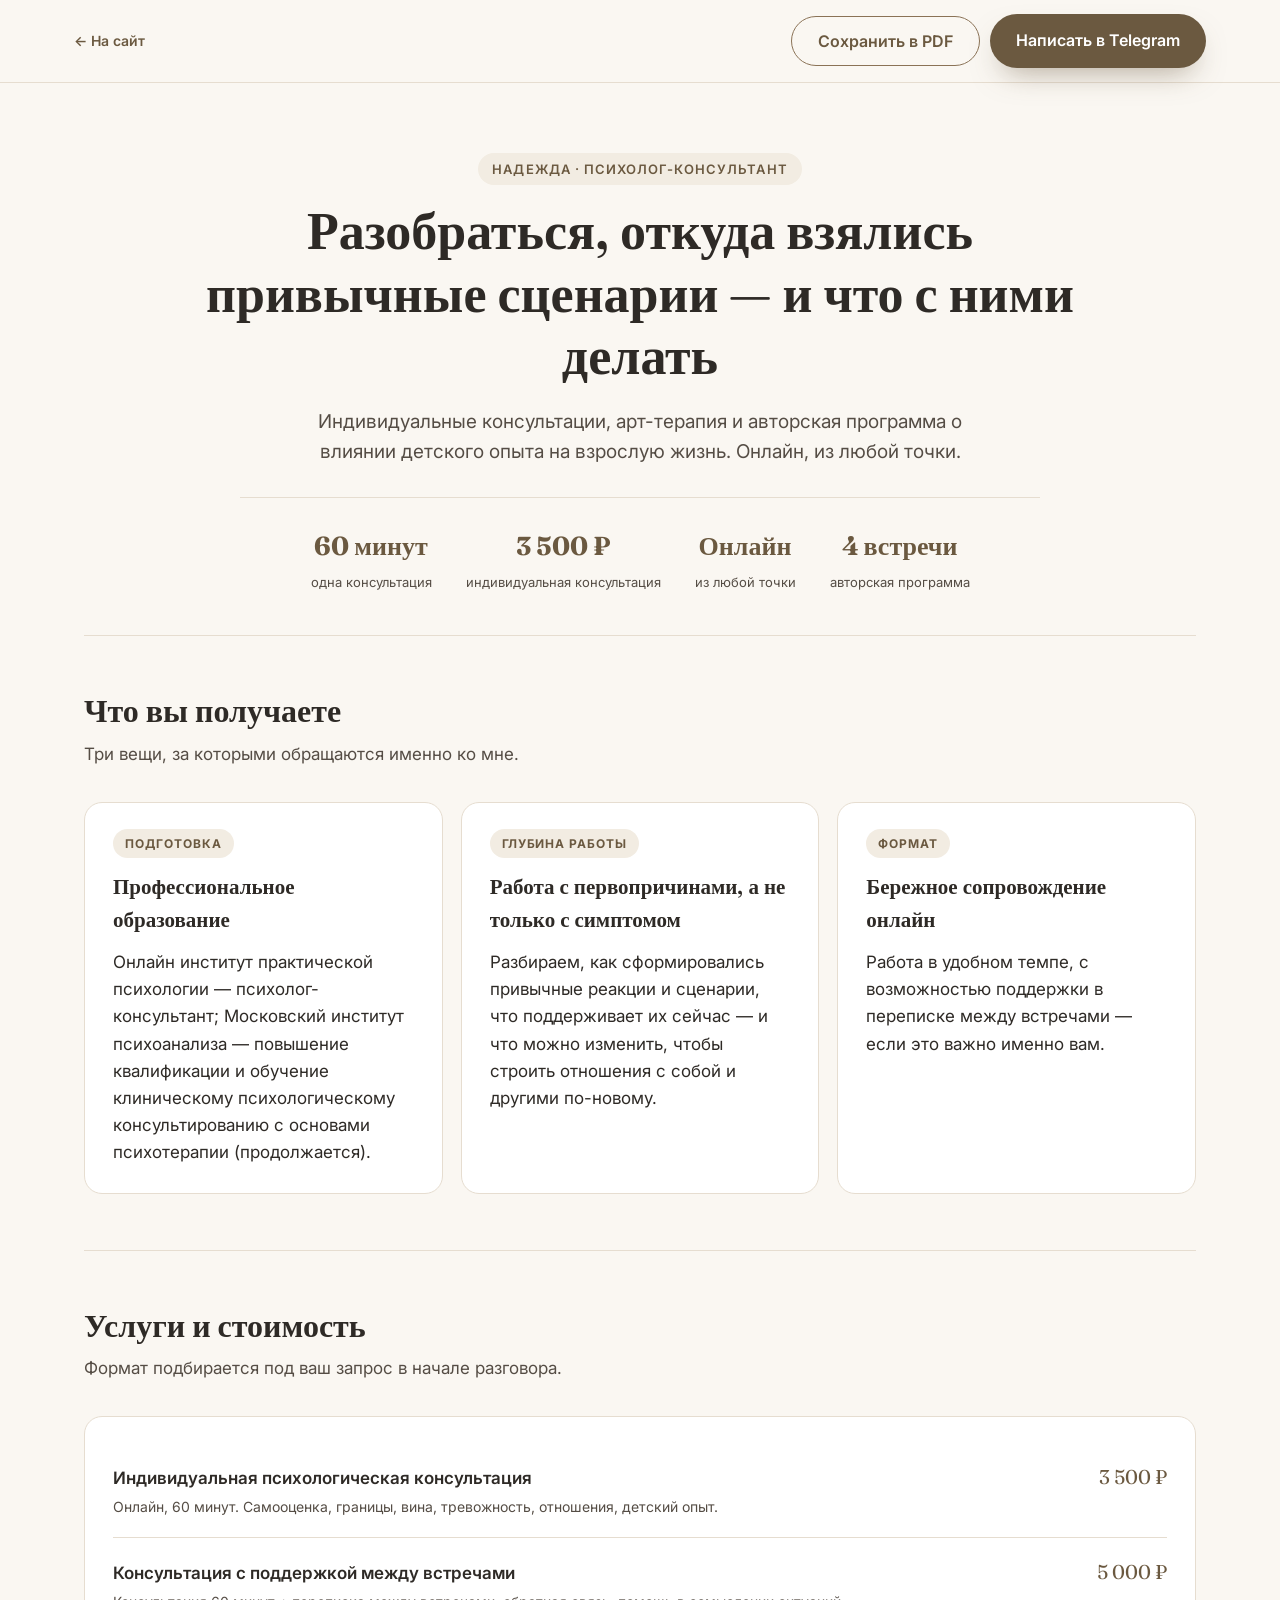
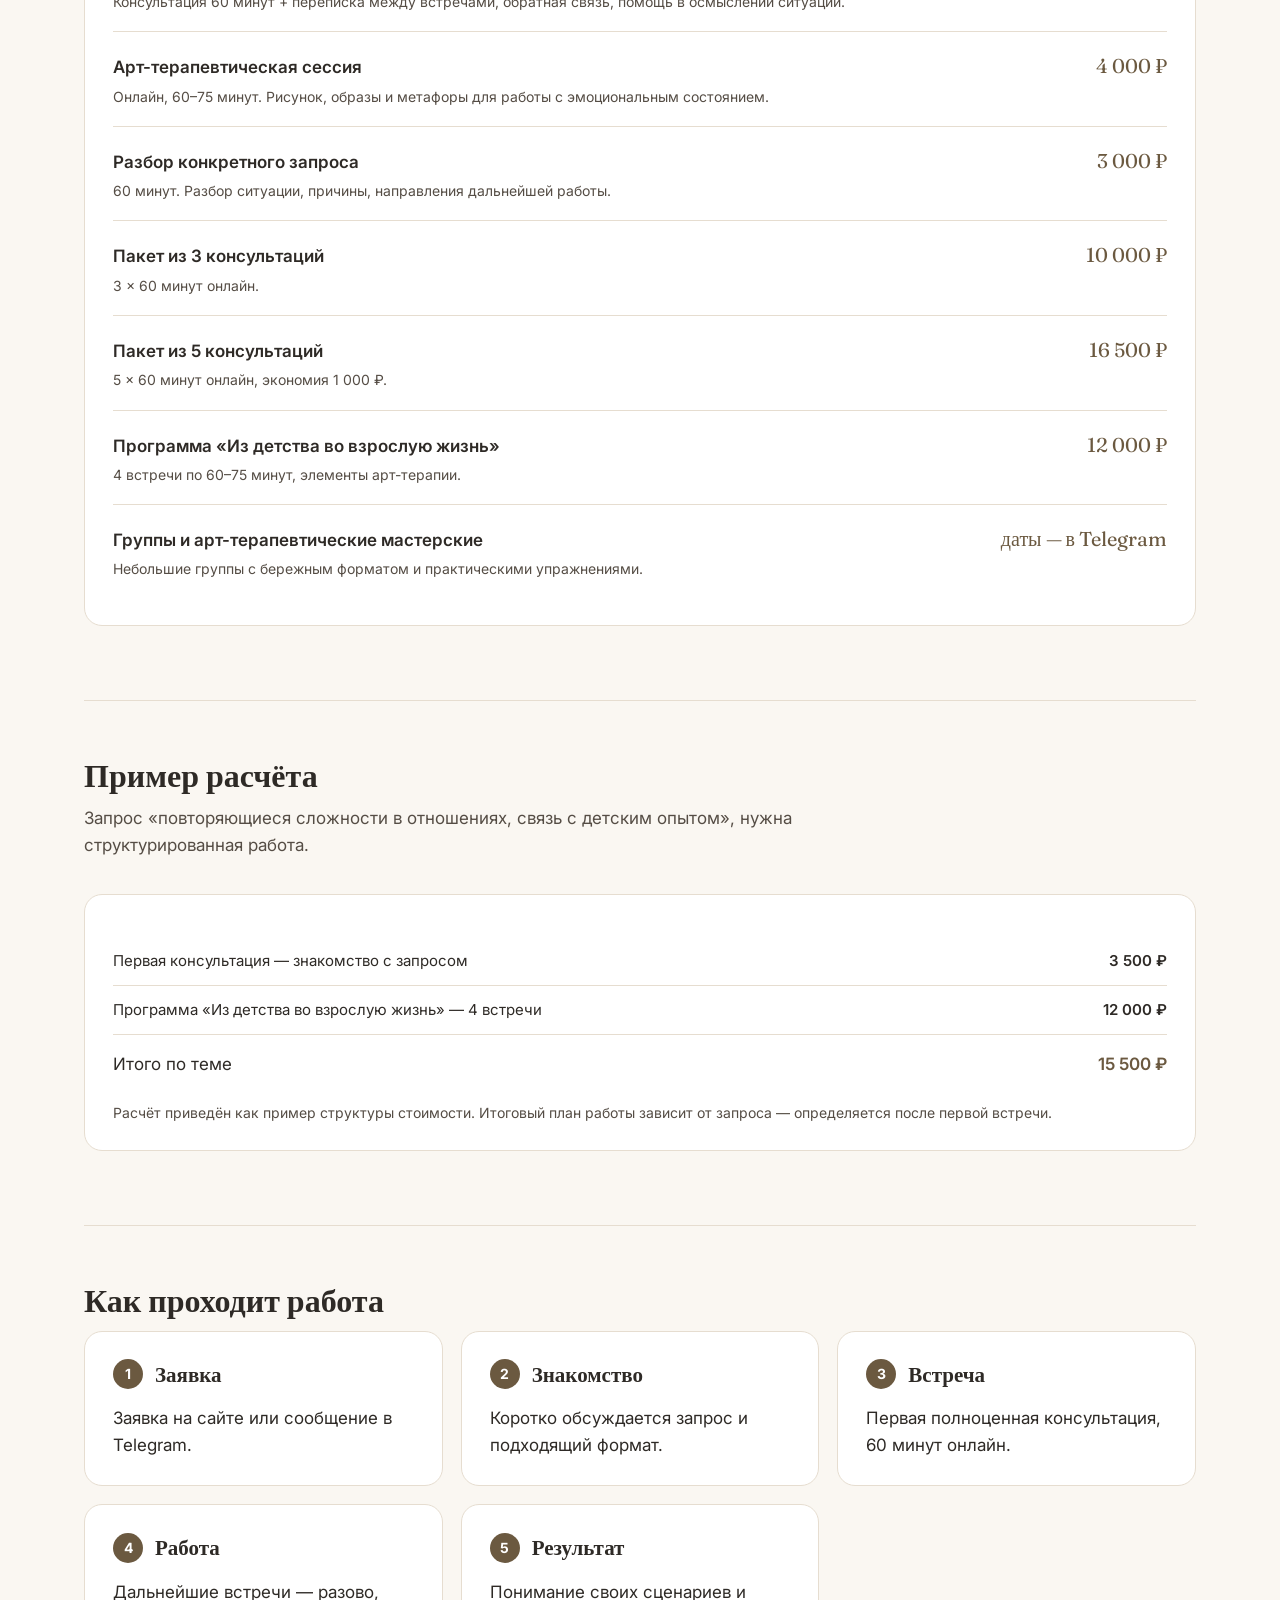
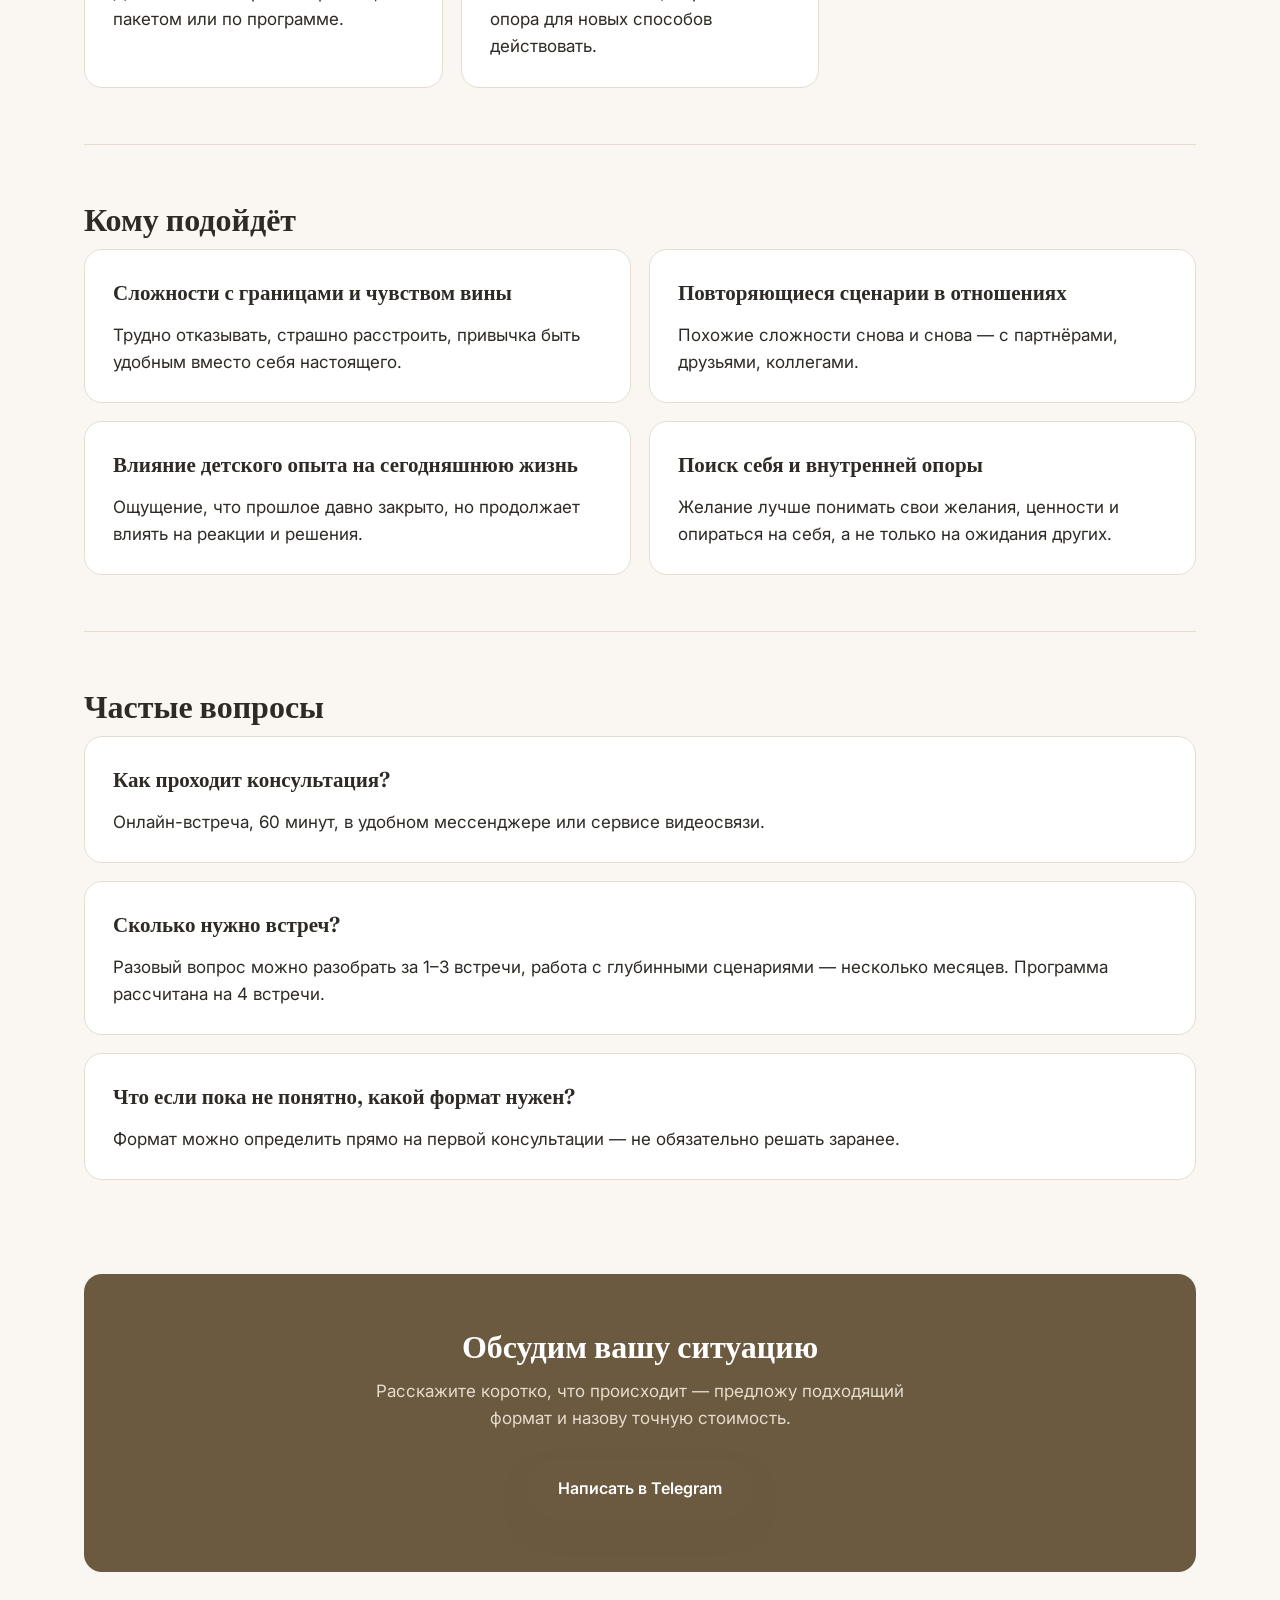
<file: presentation.html>
<!DOCTYPE html>
<html lang="ru">
<head>
<meta charset="UTF-8">
<meta name="viewport" content="width=device-width, initial-scale=1.0">
<title>Презентация услуг — Надежда, психолог</title>
<meta name="description" content="Индивидуальные консультации, арт-терапия, пакеты и авторская программа «Из детства во взрослую жизнь». Форматы работы, цены и пример расчёта на одной странице.">
<link rel="preconnect" href="https://fonts.googleapis.com">
<link rel="preconnect" href="https://fonts.gstatic.com" crossorigin>
<link href="https://fonts.googleapis.com/css2?family=Fraunces:wght@500;600;700&family=Inter:wght@400;500;600;700;800&display=swap" rel="stylesheet">
<link rel="stylesheet" href="styles.css">
<link rel="stylesheet" href="materials.css">
</head>
<body>

<div class="doc-bar">
  <div class="doc-bar__inner">
    <a href="index.html" class="doc-bar__back">← <span>На сайт</span></a>
    <div class="doc-bar__actions">
      <button class="btn btn--ghost" onclick="window.print()">Сохранить в PDF</button>
      <a href="https://t.me/nadeezhda1010" target="_blank" rel="noopener" class="btn btn--primary">Написать в Telegram</a>
    </div>
  </div>
</div>

<div class="container">

  <section class="pitch">
    <p class="eyebrow eyebrow--center">Надежда · психолог-консультант</p>
    <h1>Разобраться, откуда взялись привычные сценарии — и что с ними делать</h1>
    <p class="pitch__lead">Индивидуальные консультации, арт-терапия и авторская программа о влиянии детского опыта на взрослую жизнь. Онлайн, из любой точки.</p>
    <div class="pitch__meta">
      <div><b>60 минут</b><span>одна консультация</span></div>
      <div><b>3 500 ₽</b><span>индивидуальная консультация</span></div>
      <div><b>Онлайн</b><span>из любой точки</span></div>
      <div><b>4 встречи</b><span>авторская программа</span></div>
    </div>
  </section>

  <section class="doc-section">
    <h2>Что вы получаете</h2>
    <p class="doc-section__lead">Три вещи, за которыми обращаются именно ко мне.</p>
    <div class="grid-3">
      <div class="card">
        <span class="tag">Подготовка</span>
        <p class="card__title">Профессиональное образование</p>
        <p>Онлайн институт практической психологии — психолог-консультант; Московский институт психоанализа — повышение квалификации и обучение клиническому психологическому консультированию с основами психотерапии (продолжается).</p>
      </div>
      <div class="card">
        <span class="tag">Глубина работы</span>
        <p class="card__title">Работа с первопричинами, а не только с симптомом</p>
        <p>Разбираем, как сформировались привычные реакции и сценарии, что поддерживает их сейчас — и что можно изменить, чтобы строить отношения с собой и другими по-новому.</p>
      </div>
      <div class="card">
        <span class="tag">Формат</span>
        <p class="card__title">Бережное сопровождение онлайн</p>
        <p>Работа в удобном темпе, с возможностью поддержки в переписке между встречами — если это важно именно вам.</p>
      </div>
    </div>
  </section>

  <section class="doc-section">
    <h2>Услуги и стоимость</h2>
    <p class="doc-section__lead">Формат подбирается под ваш запрос в начале разговора.</p>

    <div class="card">
      <div class="offer">
        <div>
          <span class="offer__name">Индивидуальная психологическая консультация</span>
          <span class="offer__desc">Онлайн, 60 минут. Самооценка, границы, вина, тревожность, отношения, детский опыт.</span>
        </div>
        <span class="offer__price">3 500 ₽</span>
      </div>
      <div class="offer">
        <div>
          <span class="offer__name">Консультация с поддержкой между встречами</span>
          <span class="offer__desc">Консультация 60 минут + переписка между встречами, обратная связь, помощь в осмыслении ситуаций.</span>
        </div>
        <span class="offer__price">5 000 ₽</span>
      </div>
      <div class="offer">
        <div>
          <span class="offer__name">Арт-терапевтическая сессия</span>
          <span class="offer__desc">Онлайн, 60–75 минут. Рисунок, образы и метафоры для работы с эмоциональным состоянием.</span>
        </div>
        <span class="offer__price">4 000 ₽</span>
      </div>
      <div class="offer">
        <div>
          <span class="offer__name">Разбор конкретного запроса</span>
          <span class="offer__desc">60 минут. Разбор ситуации, причины, направления дальнейшей работы.</span>
        </div>
        <span class="offer__price">3 000 ₽</span>
      </div>
      <div class="offer">
        <div>
          <span class="offer__name">Пакет из 3 консультаций</span>
          <span class="offer__desc">3 × 60 минут онлайн.</span>
        </div>
        <span class="offer__price">10 000 ₽</span>
      </div>
      <div class="offer">
        <div>
          <span class="offer__name">Пакет из 5 консультаций</span>
          <span class="offer__desc">5 × 60 минут онлайн, экономия 1 000 ₽.</span>
        </div>
        <span class="offer__price">16 500 ₽</span>
      </div>
      <div class="offer">
        <div>
          <span class="offer__name">Программа «Из детства во взрослую жизнь»</span>
          <span class="offer__desc">4 встречи по 60–75 минут, элементы арт-терапии.</span>
        </div>
        <span class="offer__price">12 000 ₽</span>
      </div>
      <div class="offer">
        <div>
          <span class="offer__name">Группы и арт-терапевтические мастерские</span>
          <span class="offer__desc">Небольшие группы с бережным форматом и практическими упражнениями.</span>
        </div>
        <span class="offer__price">даты — в Telegram</span>
      </div>
    </div>
  </section>

  <section class="doc-section">
    <h2>Пример расчёта</h2>
    <p class="doc-section__lead">Запрос «повторяющиеся сложности в отношениях, связь с детским опытом», нужна структурированная работа.</p>
    <div class="card">
      <table class="calc">
        <tr><td>Первая консультация — знакомство с запросом</td><td>3 500 ₽</td></tr>
        <tr><td>Программа «Из детства во взрослую жизнь» — 4 встречи</td><td>12 000 ₽</td></tr>
        <tr><td>Итого по теме</td><td>15 500 ₽</td></tr>
      </table>
      <p class="card__note">Расчёт приведён как пример структуры стоимости. Итоговый план работы зависит от запроса — определяется после первой встречи.</p>
    </div>
  </section>

  <section class="doc-section">
    <h2>Как проходит работа</h2>
    <div class="grid-3">
      <div class="card">
        <div class="card__head"><span class="card__step">1</span><p class="card__title">Заявка</p></div>
        <p>Заявка на сайте или сообщение в Telegram.</p>
      </div>
      <div class="card">
        <div class="card__head"><span class="card__step">2</span><p class="card__title">Знакомство</p></div>
        <p>Коротко обсуждается запрос и подходящий формат.</p>
      </div>
      <div class="card">
        <div class="card__head"><span class="card__step">3</span><p class="card__title">Встреча</p></div>
        <p>Первая полноценная консультация, 60 минут онлайн.</p>
      </div>
      <div class="card">
        <div class="card__head"><span class="card__step">4</span><p class="card__title">Работа</p></div>
        <p>Дальнейшие встречи — разово, пакетом или по программе.</p>
      </div>
      <div class="card">
        <div class="card__head"><span class="card__step">5</span><p class="card__title">Результат</p></div>
        <p>Понимание своих сценариев и опора для новых способов действовать.</p>
      </div>
    </div>
  </section>

  <section class="doc-section">
    <h2>Кому подойдёт</h2>
    <div class="grid-2">
      <div class="card">
        <p class="card__title">Сложности с границами и чувством вины</p>
        <p>Трудно отказывать, страшно расстроить, привычка быть удобным вместо себя настоящего.</p>
      </div>
      <div class="card">
        <p class="card__title">Повторяющиеся сценарии в отношениях</p>
        <p>Похожие сложности снова и снова — с партнёрами, друзьями, коллегами.</p>
      </div>
      <div class="card">
        <p class="card__title">Влияние детского опыта на сегодняшнюю жизнь</p>
        <p>Ощущение, что прошлое давно закрыто, но продолжает влиять на реакции и решения.</p>
      </div>
      <div class="card">
        <p class="card__title">Поиск себя и внутренней опоры</p>
        <p>Желание лучше понимать свои желания, ценности и опираться на себя, а не только на ожидания других.</p>
      </div>
    </div>
  </section>

  <section class="doc-section">
    <h2>Частые вопросы</h2>
    <div class="card">
      <p class="card__title">Как проходит консультация?</p>
      <p>Онлайн-встреча, 60 минут, в удобном мессенджере или сервисе видеосвязи.</p>
    </div>
    <div class="card">
      <p class="card__title">Сколько нужно встреч?</p>
      <p>Разовый вопрос можно разобрать за 1–3 встречи, работа с глубинными сценариями — несколько месяцев. Программа рассчитана на 4 встречи.</p>
    </div>
    <div class="card">
      <p class="card__title">Что если пока не понятно, какой формат нужен?</p>
      <p>Формат можно определить прямо на первой консультации — не обязательно решать заранее.</p>
    </div>
  </section>

  <div class="cta-final">
    <h2>Обсудим вашу ситуацию</h2>
    <p>Расскажите коротко, что происходит — предложу подходящий формат и назову точную стоимость.</p>
    <a href="https://t.me/nadeezhda1010" target="_blank" rel="noopener" class="btn btn--primary btn--lg">Написать в Telegram</a>
  </div>

</div>

</body>
</html>
</file>
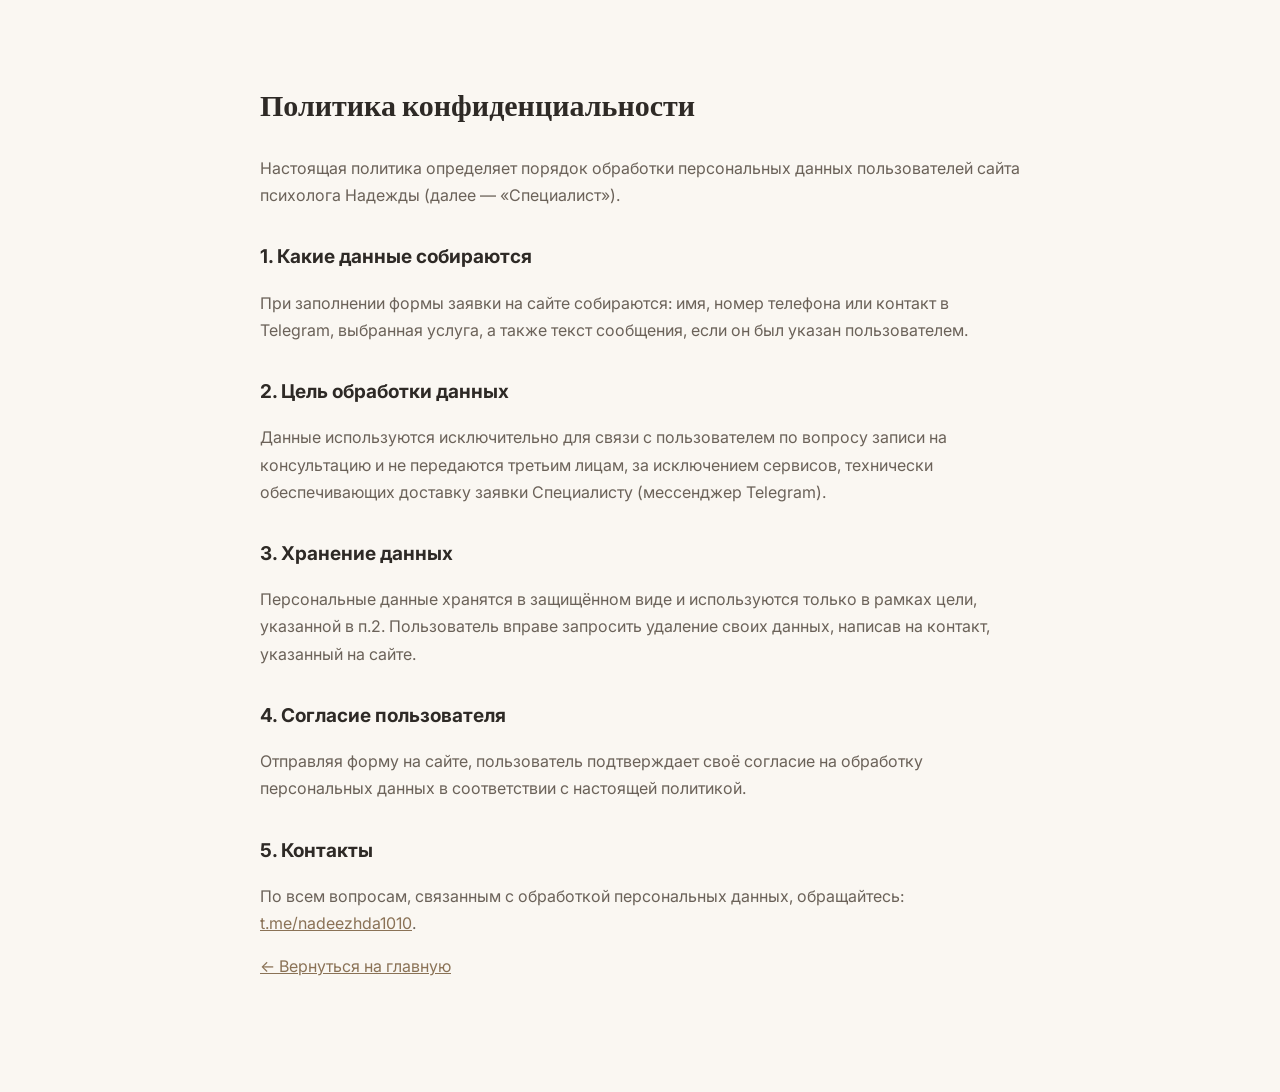
<file: privacy.html>
<!DOCTYPE html>
<html lang="ru">
<head>
<meta charset="UTF-8">
<meta name="viewport" content="width=device-width, initial-scale=1.0">
<title>Политика конфиденциальности — Надежда, психолог</title>
<link href="https://fonts.googleapis.com/css2?family=Fraunces:wght@600&family=Inter:wght@400;600&display=swap" rel="stylesheet">
<style>
  body { font-family: 'Inter', sans-serif; max-width: 760px; margin: 0 auto; padding: 60px 24px 100px; color: #2e2a26; line-height: 1.7; background: #faf7f2; }
  h1 { font-family: 'Fraunces', serif; font-size: 30px; margin-bottom: 24px; }
  h2 { font-size: 19px; margin: 32px 0 12px; }
  a { color: #8a7256; }
  p { margin-bottom: 12px; color: #6b6259; }
</style>
</head>
<body>
  <h1>Политика конфиденциальности</h1>
  <p>Настоящая политика определяет порядок обработки персональных данных пользователей сайта психолога Надежды (далее — «Специалист»).</p>

  <h2>1. Какие данные собираются</h2>
  <p>При заполнении формы заявки на сайте собираются: имя, номер телефона или контакт в Telegram, выбранная услуга, а также текст сообщения, если он был указан пользователем.</p>

  <h2>2. Цель обработки данных</h2>
  <p>Данные используются исключительно для связи с пользователем по вопросу записи на консультацию и не передаются третьим лицам, за исключением сервисов, технически обеспечивающих доставку заявки Специалисту (мессенджер Telegram).</p>

  <h2>3. Хранение данных</h2>
  <p>Персональные данные хранятся в защищённом виде и используются только в рамках цели, указанной в п.2. Пользователь вправе запросить удаление своих данных, написав на контакт, указанный на сайте.</p>

  <h2>4. Согласие пользователя</h2>
  <p>Отправляя форму на сайте, пользователь подтверждает своё согласие на обработку персональных данных в соответствии с настоящей политикой.</p>

  <h2>5. Контакты</h2>
  <p>По всем вопросам, связанным с обработкой персональных данных, обращайтесь: <a href="https://t.me/nadeezhda1010" target="_blank" rel="noopener">t.me/nadeezhda1010</a>.</p>

  <p><a href="index.html">← Вернуться на главную</a></p>
</body>
</html>
</file>
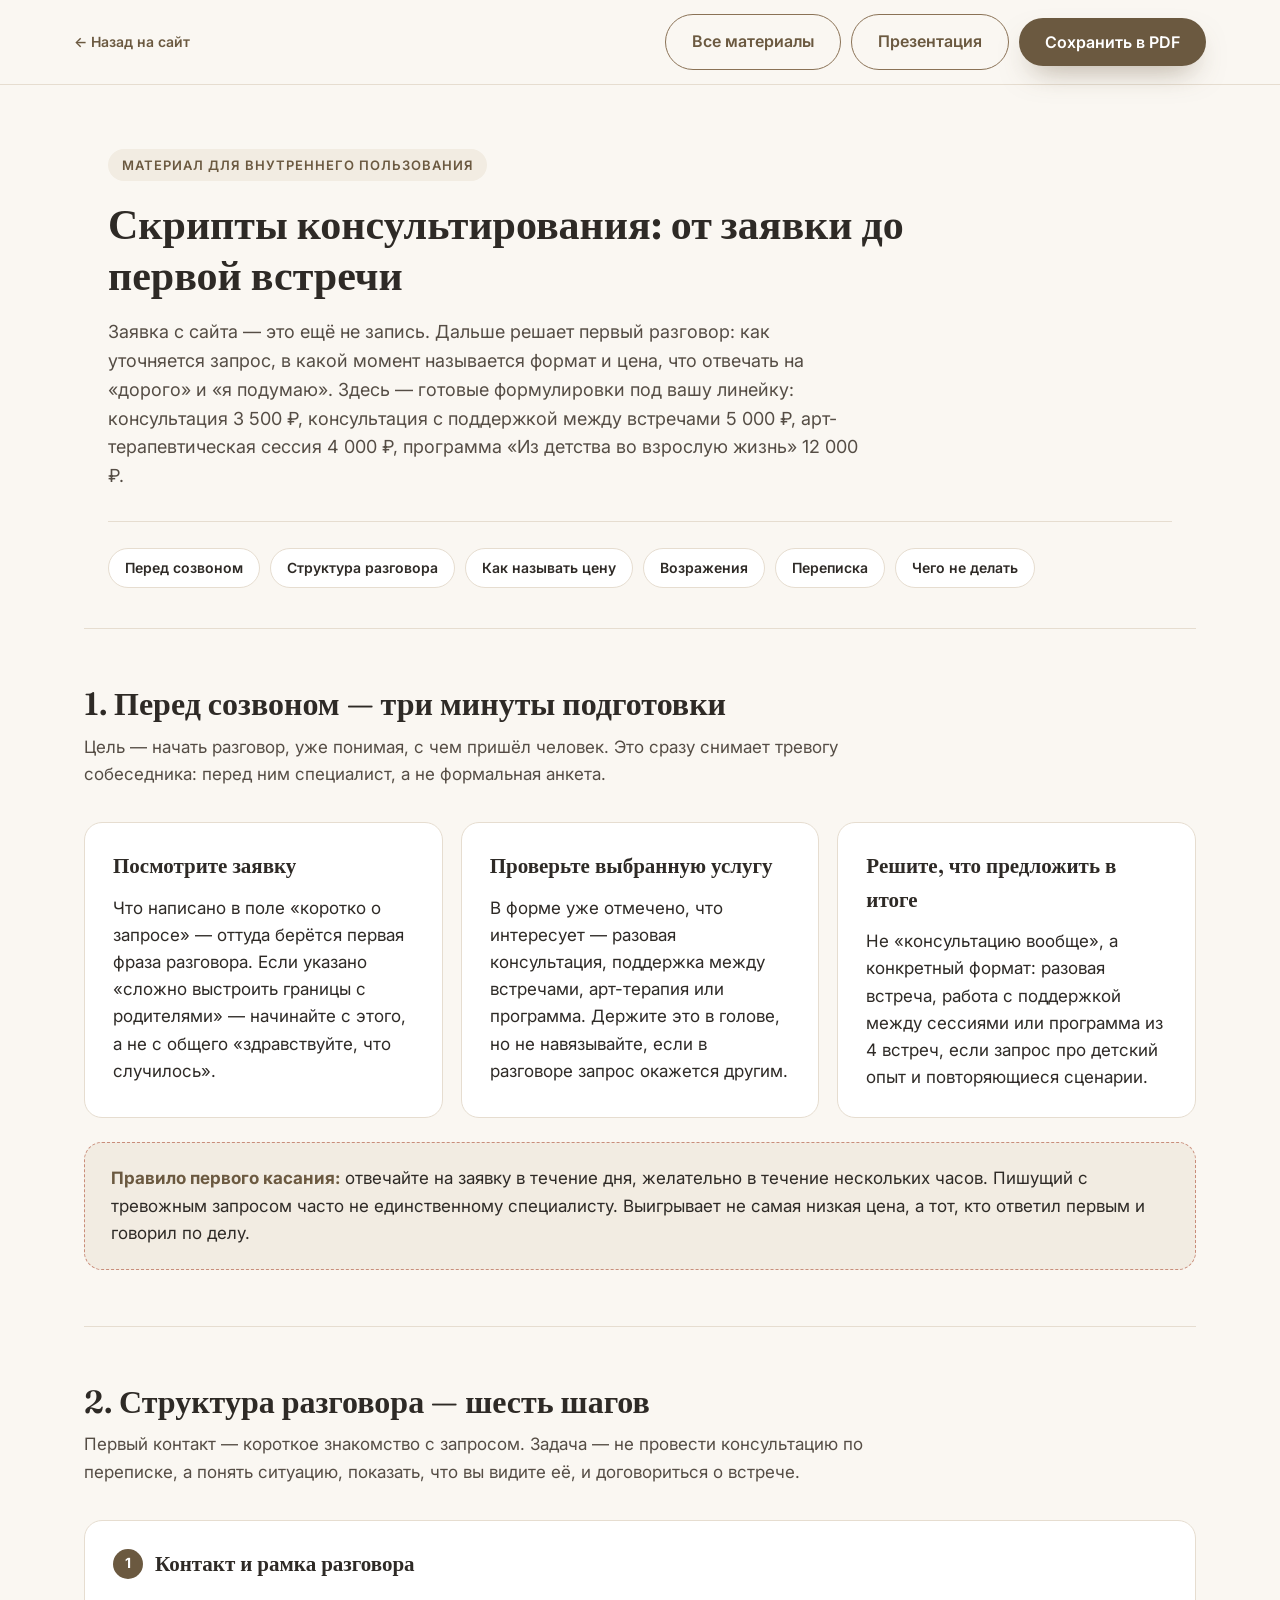
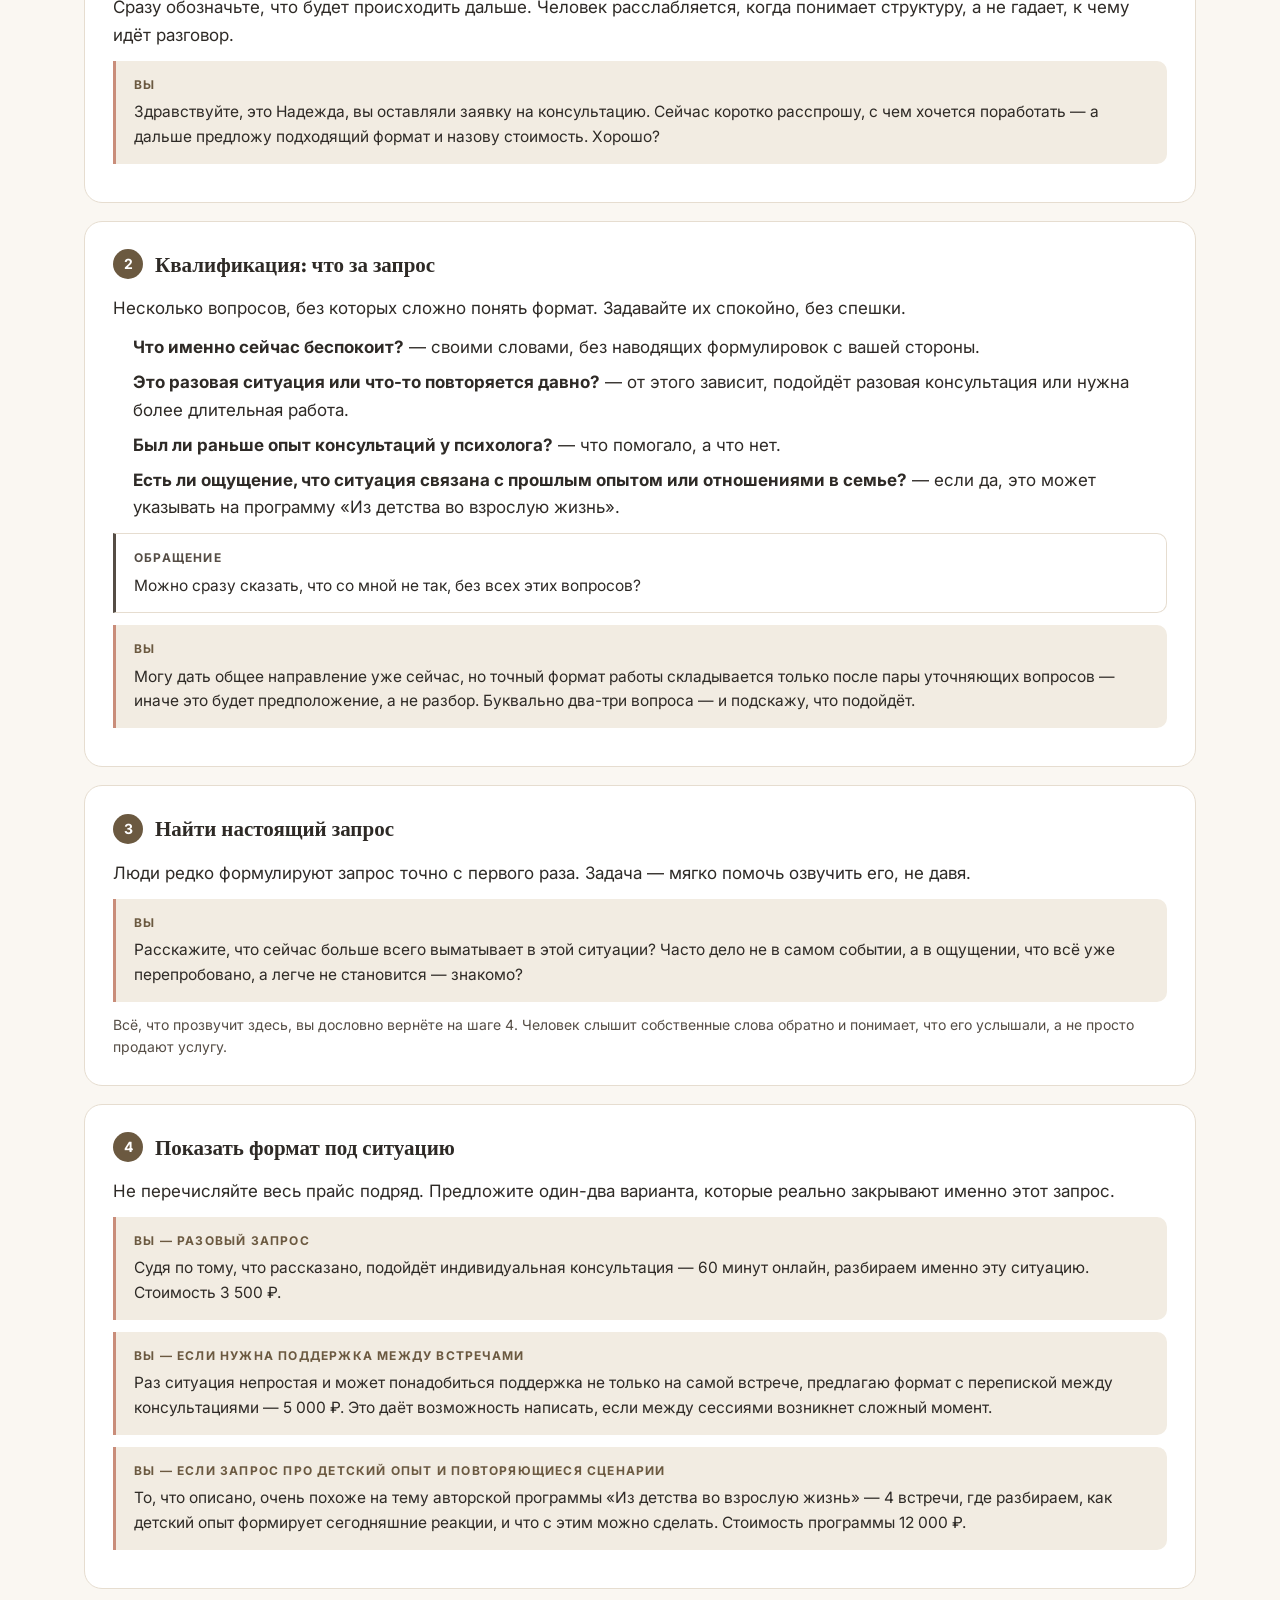
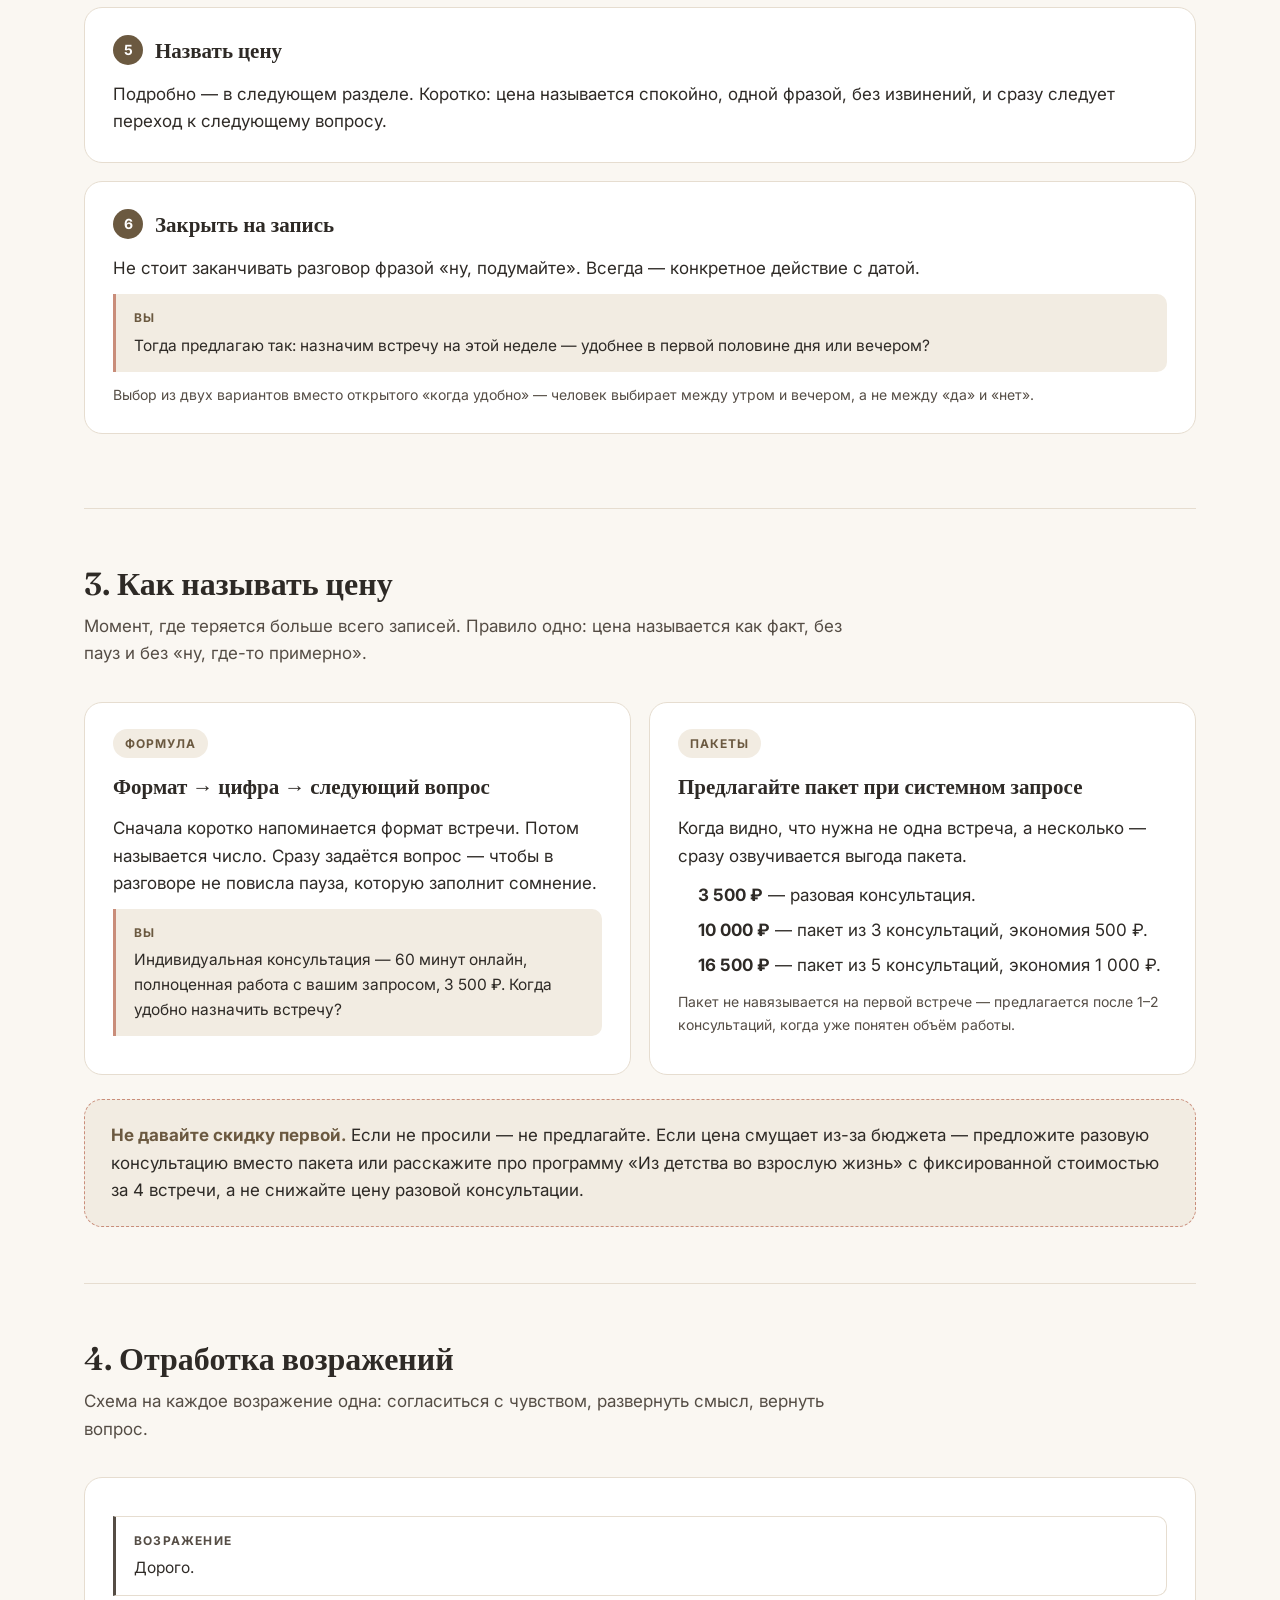
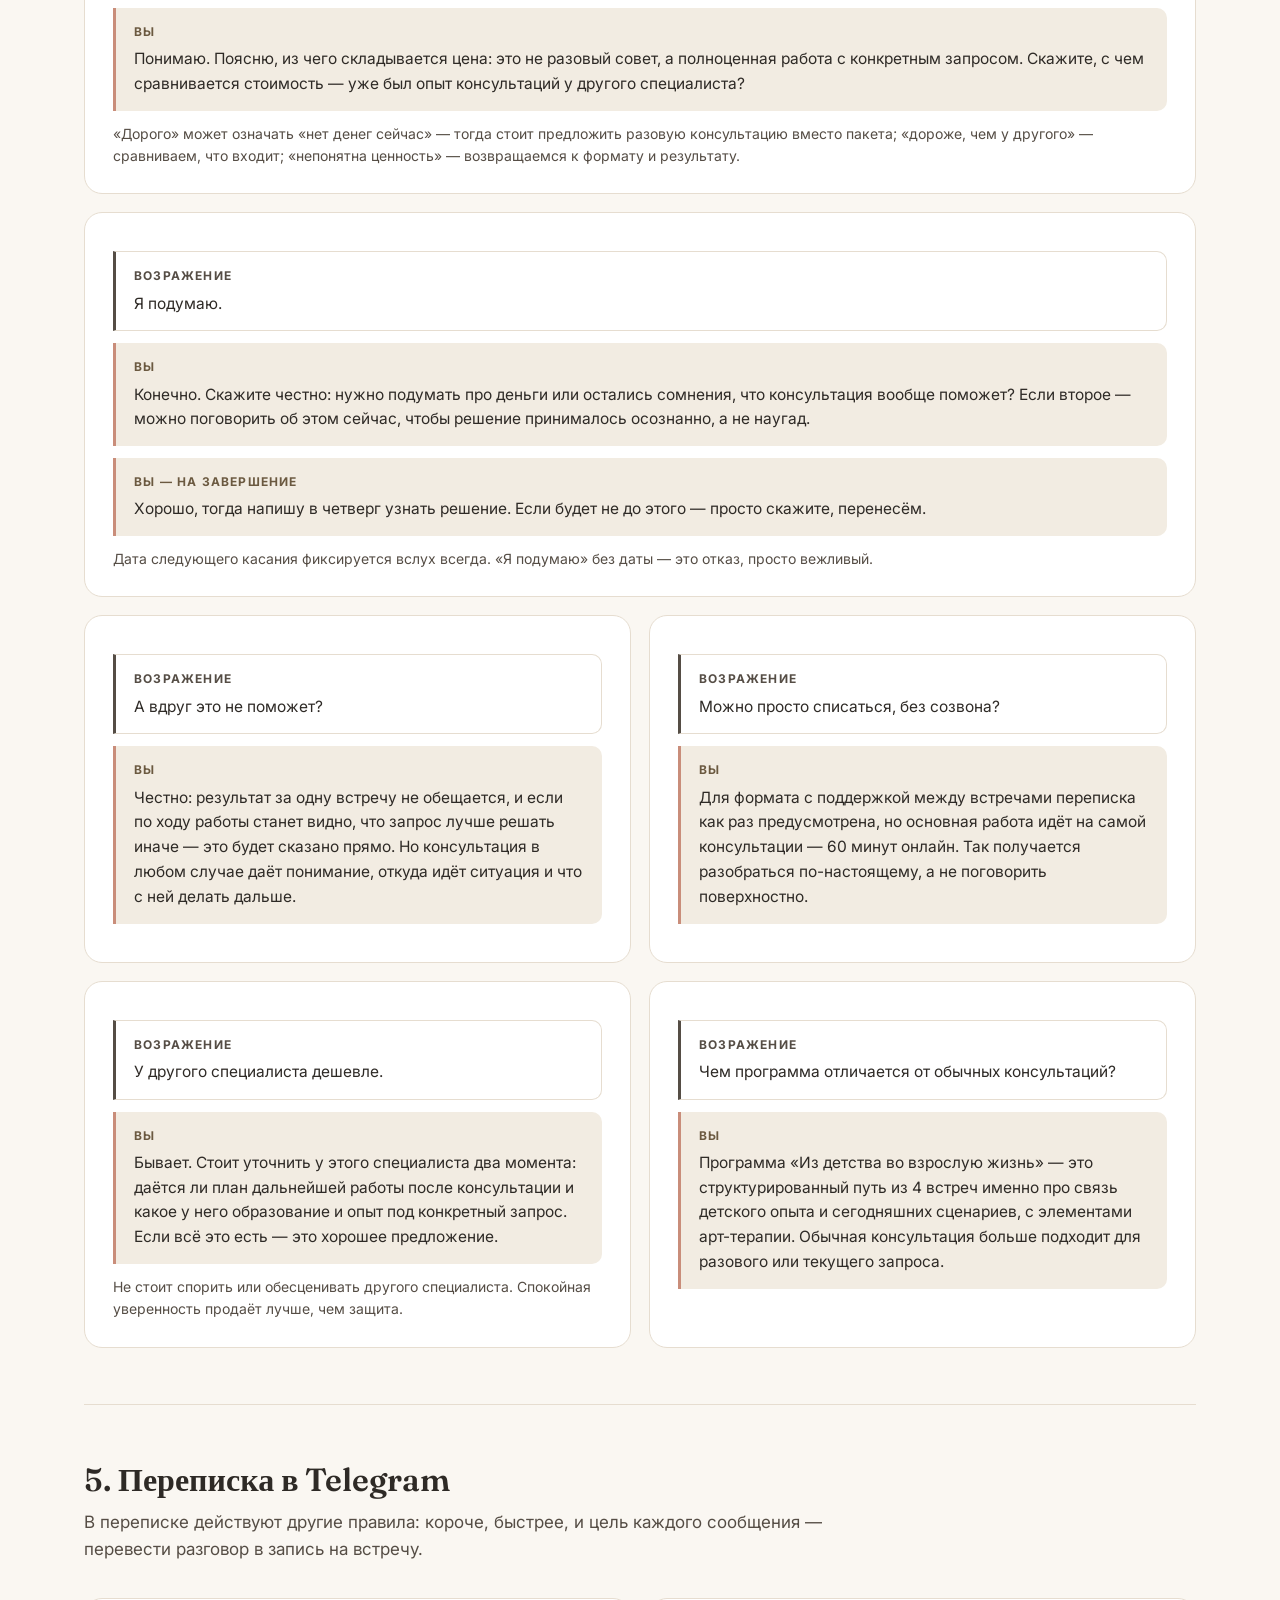
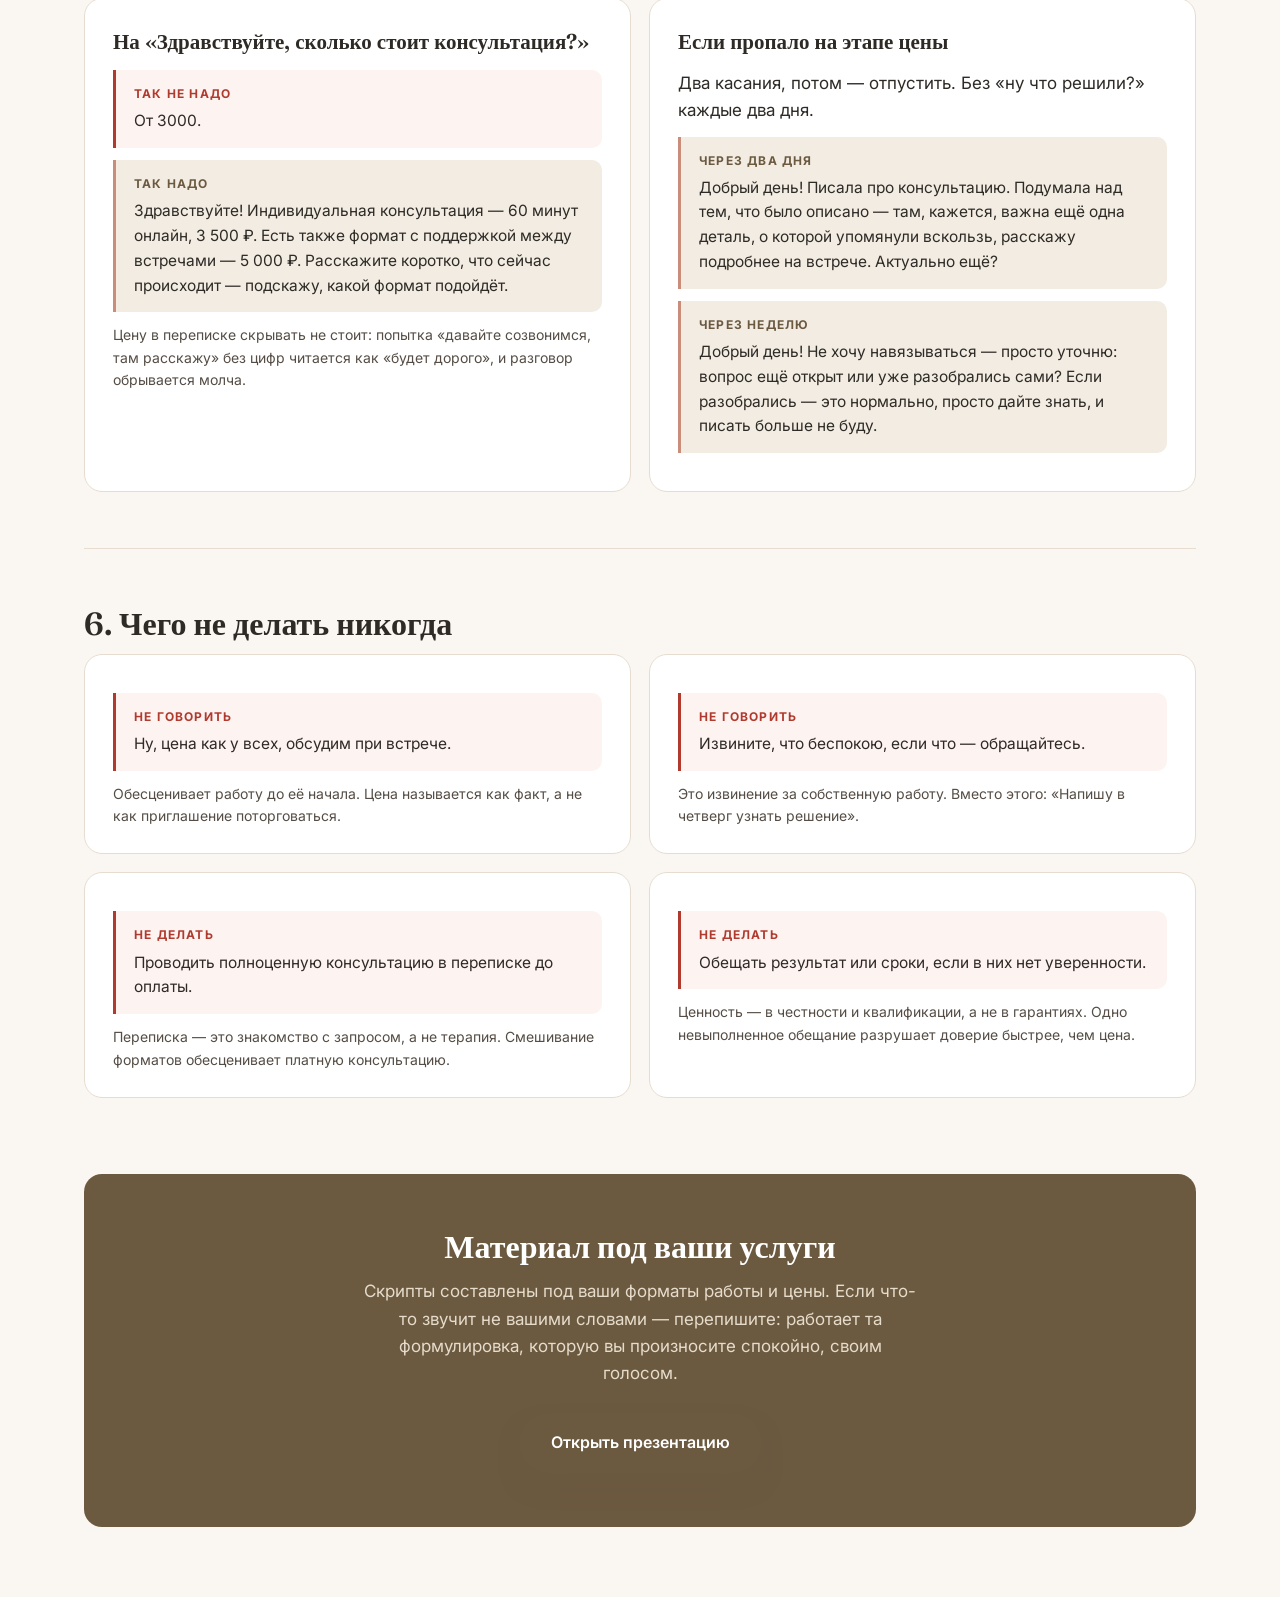
<file: scripts.html>
<!DOCTYPE html>
<html lang="ru">
<head>
<meta charset="UTF-8">
<meta name="viewport" content="width=device-width, initial-scale=1.0">
<title>Скрипты консультирования — Надежда, психолог</title>
<meta name="description" content="Что говорить на первом созвоне и в переписке, когда человек уже оставил заявку: структура разговора, как называть цену, отработка возражений.">
<meta name="robots" content="noindex">
<link rel="preconnect" href="https://fonts.googleapis.com">
<link rel="preconnect" href="https://fonts.gstatic.com" crossorigin>
<link href="https://fonts.googleapis.com/css2?family=Fraunces:wght@500;600;700&family=Inter:wght@400;500;600;700;800&display=swap" rel="stylesheet">
<link rel="stylesheet" href="styles.css">
<link rel="stylesheet" href="materials.css">
</head>
<body>

<div class="doc-bar">
  <div class="doc-bar__inner">
    <a href="index.html" class="doc-bar__back">← <span>Назад на сайт</span></a>
    <div class="doc-bar__actions">
      <a href="materials.html" class="btn btn--ghost">Все материалы</a>
      <a href="presentation.html" class="btn btn--ghost">Презентация</a>
      <button class="btn btn--primary" onclick="window.print()">Сохранить в PDF</button>
    </div>
  </div>
</div>

<div class="container">

  <section class="doc-hero">
    <p class="eyebrow">Материал для внутреннего пользования</p>
    <h1>Скрипты консультирования: от заявки до первой встречи</h1>
    <p class="doc-hero__lead">Заявка с сайта — это ещё не запись. Дальше решает первый разговор: как уточняется запрос, в какой момент называется формат и цена, что отвечать на «дорого» и «я подумаю». Здесь — готовые формулировки под вашу линейку: консультация 3 500 ₽, консультация с поддержкой между встречами 5 000 ₽, арт-терапевтическая сессия 4 000 ₽, программа «Из детства во взрослую жизнь» 12 000 ₽.</p>
    <nav class="toc">
      <a href="#prep">Перед созвоном</a>
      <a href="#call">Структура разговора</a>
      <a href="#price">Как называть цену</a>
      <a href="#objections">Возражения</a>
      <a href="#chat">Переписка</a>
      <a href="#stop">Чего не делать</a>
    </nav>
  </section>

  <section class="doc-section" id="prep">
    <h2>1. Перед созвоном — три минуты подготовки</h2>
    <p class="doc-section__lead">Цель — начать разговор, уже понимая, с чем пришёл человек. Это сразу снимает тревогу собеседника: перед ним специалист, а не формальная анкета.</p>

    <div class="grid-3">
      <div class="card">
        <p class="card__title">Посмотрите заявку</p>
        <p>Что написано в поле «коротко о запросе» — оттуда берётся первая фраза разговора. Если указано «сложно выстроить границы с родителями» — начинайте с этого, а не с общего «здравствуйте, что случилось».</p>
      </div>
      <div class="card">
        <p class="card__title">Проверьте выбранную услугу</p>
        <p>В форме уже отмечено, что интересует — разовая консультация, поддержка между встречами, арт-терапия или программа. Держите это в голове, но не навязывайте, если в разговоре запрос окажется другим.</p>
      </div>
      <div class="card">
        <p class="card__title">Решите, что предложить в итоге</p>
        <p>Не «консультацию вообще», а конкретный формат: разовая встреча, работа с поддержкой между сессиями или программа из 4 встреч, если запрос про детский опыт и повторяющиеся сценарии.</p>
      </div>
    </div>

    <div class="tip">
      <strong>Правило первого касания:</strong> отвечайте на заявку в течение дня, желательно в течение нескольких часов. Пишущий с тревожным запросом часто не единственному специалисту. Выигрывает не самая низкая цена, а тот, кто ответил первым и говорил по делу.
    </div>
  </section>

  <section class="doc-section" id="call">
    <h2>2. Структура разговора — шесть шагов</h2>
    <p class="doc-section__lead">Первый контакт — короткое знакомство с запросом. Задача — не провести консультацию по переписке, а понять ситуацию, показать, что вы видите её, и договориться о встрече.</p>

    <div class="card">
      <div class="card__head"><span class="card__step">1</span><p class="card__title">Контакт и рамка разговора</p></div>
      <p>Сразу обозначьте, что будет происходить дальше. Человек расслабляется, когда понимает структуру, а не гадает, к чему идёт разговор.</p>
      <div class="say">
        <span class="say__who">Вы</span>
        Здравствуйте, это Надежда, вы оставляли заявку на консультацию. Сейчас коротко расспрошу, с чем хочется поработать — а дальше предложу подходящий формат и назову стоимость. Хорошо?
      </div>
    </div>

    <div class="card">
      <div class="card__head"><span class="card__step">2</span><p class="card__title">Квалификация: что за запрос</p></div>
      <p>Несколько вопросов, без которых сложно понять формат. Задавайте их спокойно, без спешки.</p>
      <ul class="ul">
        <li><b>Что именно сейчас беспокоит?</b> — своими словами, без наводящих формулировок с вашей стороны.</li>
        <li><b>Это разовая ситуация или что-то повторяется давно?</b> — от этого зависит, подойдёт разовая консультация или нужна более длительная работа.</li>
        <li><b>Был ли раньше опыт консультаций у психолога?</b> — что помогало, а что нет.</li>
        <li><b>Есть ли ощущение, что ситуация связана с прошлым опытом или отношениями в семье?</b> — если да, это может указывать на программу «Из детства во взрослую жизнь».</li>
      </ul>
      <div class="say say--client">
        <span class="say__who">Обращение</span>
        Можно сразу сказать, что со мной не так, без всех этих вопросов?
      </div>
      <div class="say">
        <span class="say__who">Вы</span>
        Могу дать общее направление уже сейчас, но точный формат работы складывается только после пары уточняющих вопросов — иначе это будет предположение, а не разбор. Буквально два-три вопроса — и подскажу, что подойдёт.
      </div>
    </div>

    <div class="card">
      <div class="card__head"><span class="card__step">3</span><p class="card__title">Найти настоящий запрос</p></div>
      <p>Люди редко формулируют запрос точно с первого раза. Задача — мягко помочь озвучить его, не давя.</p>
      <div class="say">
        <span class="say__who">Вы</span>
        Расскажите, что сейчас больше всего выматывает в этой ситуации? Часто дело не в самом событии, а в ощущении, что всё уже перепробовано, а легче не становится — знакомо?
      </div>
      <p class="card__note">Всё, что прозвучит здесь, вы дословно вернёте на шаге 4. Человек слышит собственные слова обратно и понимает, что его услышали, а не просто продают услугу.</p>
    </div>

    <div class="card">
      <div class="card__head"><span class="card__step">4</span><p class="card__title">Показать формат под ситуацию</p></div>
      <p>Не перечисляйте весь прайс подряд. Предложите один-два варианта, которые реально закрывают именно этот запрос.</p>
      <div class="say">
        <span class="say__who">Вы — разовый запрос</span>
        Судя по тому, что рассказано, подойдёт индивидуальная консультация — 60 минут онлайн, разбираем именно эту ситуацию. Стоимость 3 500 ₽.
      </div>
      <div class="say">
        <span class="say__who">Вы — если нужна поддержка между встречами</span>
        Раз ситуация непростая и может понадобиться поддержка не только на самой встрече, предлагаю формат с перепиской между консультациями — 5 000 ₽. Это даёт возможность написать, если между сессиями возникнет сложный момент.
      </div>
      <div class="say">
        <span class="say__who">Вы — если запрос про детский опыт и повторяющиеся сценарии</span>
        То, что описано, очень похоже на тему авторской программы «Из детства во взрослую жизнь» — 4 встречи, где разбираем, как детский опыт формирует сегодняшние реакции, и что с этим можно сделать. Стоимость программы 12 000 ₽.
      </div>
    </div>

    <div class="card">
      <div class="card__head"><span class="card__step">5</span><p class="card__title">Назвать цену</p></div>
      <p>Подробно — в следующем разделе. Коротко: цена называется спокойно, одной фразой, без извинений, и сразу следует переход к следующему вопросу.</p>
    </div>

    <div class="card">
      <div class="card__head"><span class="card__step">6</span><p class="card__title">Закрыть на запись</p></div>
      <p>Не стоит заканчивать разговор фразой «ну, подумайте». Всегда — конкретное действие с датой.</p>
      <div class="say">
        <span class="say__who">Вы</span>
        Тогда предлагаю так: назначим встречу на этой неделе — удобнее в первой половине дня или вечером?
      </div>
      <p class="card__note">Выбор из двух вариантов вместо открытого «когда удобно» — человек выбирает между утром и вечером, а не между «да» и «нет».</p>
    </div>
  </section>

  <section class="doc-section" id="price">
    <h2>3. Как называть цену</h2>
    <p class="doc-section__lead">Момент, где теряется больше всего записей. Правило одно: цена называется как факт, без пауз и без «ну, где-то примерно».</p>

    <div class="grid-2">
      <div class="card">
        <span class="tag">Формула</span>
        <p class="card__title">Формат → цифра → следующий вопрос</p>
        <p>Сначала коротко напоминается формат встречи. Потом называется число. Сразу задаётся вопрос — чтобы в разговоре не повисла пауза, которую заполнит сомнение.</p>
        <div class="say">
          <span class="say__who">Вы</span>
          Индивидуальная консультация — 60 минут онлайн, полноценная работа с вашим запросом, 3 500 ₽. Когда удобно назначить встречу?
        </div>
      </div>
      <div class="card">
        <span class="tag">Пакеты</span>
        <p class="card__title">Предлагайте пакет при системном запросе</p>
        <p>Когда видно, что нужна не одна встреча, а несколько — сразу озвучивается выгода пакета.</p>
        <ul class="ul">
          <li><b>3 500 ₽</b> — разовая консультация.</li>
          <li><b>10 000 ₽</b> — пакет из 3 консультаций, экономия 500 ₽.</li>
          <li><b>16 500 ₽</b> — пакет из 5 консультаций, экономия 1 000 ₽.</li>
        </ul>
        <p class="card__note">Пакет не навязывается на первой встрече — предлагается после 1–2 консультаций, когда уже понятен объём работы.</p>
      </div>
    </div>

    <div class="tip">
      <strong>Не давайте скидку первой.</strong> Если не просили — не предлагайте. Если цена смущает из-за бюджета — предложите разовую консультацию вместо пакета или расскажите про программу «Из детства во взрослую жизнь» с фиксированной стоимостью за 4 встречи, а не снижайте цену разовой консультации.
    </div>
  </section>

  <section class="doc-section" id="objections">
    <h2>4. Отработка возражений</h2>
    <p class="doc-section__lead">Схема на каждое возражение одна: согласиться с чувством, развернуть смысл, вернуть вопрос.</p>

    <div class="card">
      <div class="say say--client"><span class="say__who">Возражение</span>Дорого.</div>
      <div class="say">
        <span class="say__who">Вы</span>
        Понимаю. Поясню, из чего складывается цена: это не разовый совет, а полноценная работа с конкретным запросом. Скажите, с чем сравнивается стоимость — уже был опыт консультаций у другого специалиста?
      </div>
      <p class="card__note">«Дорого» может означать «нет денег сейчас» — тогда стоит предложить разовую консультацию вместо пакета; «дороже, чем у другого» — сравниваем, что входит; «непонятна ценность» — возвращаемся к формату и результату.</p>
    </div>

    <div class="card">
      <div class="say say--client"><span class="say__who">Возражение</span>Я подумаю.</div>
      <div class="say">
        <span class="say__who">Вы</span>
        Конечно. Скажите честно: нужно подумать про деньги или остались сомнения, что консультация вообще поможет? Если второе — можно поговорить об этом сейчас, чтобы решение принималось осознанно, а не наугад.
      </div>
      <div class="say">
        <span class="say__who">Вы — на завершение</span>
        Хорошо, тогда напишу в четверг узнать решение. Если будет не до этого — просто скажите, перенесём.
      </div>
      <p class="card__note">Дата следующего касания фиксируется вслух всегда. «Я подумаю» без даты — это отказ, просто вежливый.</p>
    </div>

    <div class="grid-2">
      <div class="card">
        <div class="say say--client"><span class="say__who">Возражение</span>А вдруг это не поможет?</div>
        <div class="say">
          <span class="say__who">Вы</span>
          Честно: результат за одну встречу не обещается, и если по ходу работы станет видно, что запрос лучше решать иначе — это будет сказано прямо. Но консультация в любом случае даёт понимание, откуда идёт ситуация и что с ней делать дальше.
        </div>
      </div>
      <div class="card">
        <div class="say say--client"><span class="say__who">Возражение</span>Можно просто списаться, без созвона?</div>
        <div class="say">
          <span class="say__who">Вы</span>
          Для формата с поддержкой между встречами переписка как раз предусмотрена, но основная работа идёт на самой консультации — 60 минут онлайн. Так получается разобраться по-настоящему, а не поговорить поверхностно.
        </div>
      </div>
      <div class="card">
        <div class="say say--client"><span class="say__who">Возражение</span>У другого специалиста дешевле.</div>
        <div class="say">
          <span class="say__who">Вы</span>
          Бывает. Стоит уточнить у этого специалиста два момента: даётся ли план дальнейшей работы после консультации и какое у него образование и опыт под конкретный запрос. Если всё это есть — это хорошее предложение.
        </div>
        <p class="card__note">Не стоит спорить или обесценивать другого специалиста. Спокойная уверенность продаёт лучше, чем защита.</p>
      </div>
      <div class="card">
        <div class="say say--client"><span class="say__who">Возражение</span>Чем программа отличается от обычных консультаций?</div>
        <div class="say">
          <span class="say__who">Вы</span>
          Программа «Из детства во взрослую жизнь» — это структурированный путь из 4 встреч именно про связь детского опыта и сегодняшних сценариев, с элементами арт-терапии. Обычная консультация больше подходит для разового или текущего запроса.
        </div>
      </div>
    </div>
  </section>

  <section class="doc-section" id="chat">
    <h2>5. Переписка в Telegram</h2>
    <p class="doc-section__lead">В переписке действуют другие правила: короче, быстрее, и цель каждого сообщения — перевести разговор в запись на встречу.</p>

    <div class="grid-2">
      <div class="card">
        <p class="card__title">На «Здравствуйте, сколько стоит консультация?»</p>
        <div class="say say--stop">
          <span class="say__who">Так не надо</span>
          От 3000.
        </div>
        <div class="say">
          <span class="say__who">Так надо</span>
          Здравствуйте! Индивидуальная консультация — 60 минут онлайн, 3 500 ₽. Есть также формат с поддержкой между встречами — 5 000 ₽. Расскажите коротко, что сейчас происходит — подскажу, какой формат подойдёт.
        </div>
        <p class="card__note">Цену в переписке скрывать не стоит: попытка «давайте созвонимся, там расскажу» без цифр читается как «будет дорого», и разговор обрывается молча.</p>
      </div>
      <div class="card">
        <p class="card__title">Если пропало на этапе цены</p>
        <p>Два касания, потом — отпустить. Без «ну что решили?» каждые два дня.</p>
        <div class="say">
          <span class="say__who">Через два дня</span>
          Добрый день! Писала про консультацию. Подумала над тем, что было описано — там, кажется, важна ещё одна деталь, о которой упомянули вскользь, расскажу подробнее на встрече. Актуально ещё?
        </div>
        <div class="say">
          <span class="say__who">Через неделю</span>
          Добрый день! Не хочу навязываться — просто уточню: вопрос ещё открыт или уже разобрались сами? Если разобрались — это нормально, просто дайте знать, и писать больше не буду.
        </div>
      </div>
    </div>
  </section>

  <section class="doc-section" id="stop">
    <h2>6. Чего не делать никогда</h2>
    <div class="grid-2">
      <div class="card">
        <div class="say say--stop"><span class="say__who">Не говорить</span>Ну, цена как у всех, обсудим при встрече.</div>
        <p class="card__note">Обесценивает работу до её начала. Цена называется как факт, а не как приглашение поторговаться.</p>
      </div>
      <div class="card">
        <div class="say say--stop"><span class="say__who">Не говорить</span>Извините, что беспокою, если что — обращайтесь.</div>
        <p class="card__note">Это извинение за собственную работу. Вместо этого: «Напишу в четверг узнать решение».</p>
      </div>
      <div class="card">
        <div class="say say--stop"><span class="say__who">Не делать</span>Проводить полноценную консультацию в переписке до оплаты.</div>
        <p class="card__note">Переписка — это знакомство с запросом, а не терапия. Смешивание форматов обесценивает платную консультацию.</p>
      </div>
      <div class="card">
        <div class="say say--stop"><span class="say__who">Не делать</span>Обещать результат или сроки, если в них нет уверенности.</div>
        <p class="card__note">Ценность — в честности и квалификации, а не в гарантиях. Одно невыполненное обещание разрушает доверие быстрее, чем цена.</p>
      </div>
    </div>
  </section>

  <div class="cta-final">
    <h2>Материал под ваши услуги</h2>
    <p>Скрипты составлены под ваши форматы работы и цены. Если что-то звучит не вашими словами — перепишите: работает та формулировка, которую вы произносите спокойно, своим голосом.</p>
    <a href="presentation.html" class="btn btn--primary btn--lg">Открыть презентацию</a>
  </div>

</div>

</body>
</html>
</file>
<file: styles.css>
:root {
  --clr-bg: #faf7f2;
  --clr-bg-alt: #f2ece2;
  --clr-surface: #ffffff;
  --clr-text: #2e2a26;
  --clr-text-soft: #554d45;
  --clr-border: #e6ddd0;
  --clr-accent: #8a7256;
  --clr-accent-dark: #6b5940;
  --clr-accent-soft: #efe6d8;
  --clr-rose: #c98d7a;
  --clr-rose-soft: #f5e6e0;
  --font-head: 'Fraunces', serif;
  --font-body: 'Inter', sans-serif;
  --radius: 18px;
  --shadow: 0 20px 50px -25px rgba(46, 42, 38, 0.25);
}

* { box-sizing: border-box; }
html { scroll-behavior: smooth; }
body {
  margin: 0;
  font-family: var(--font-body);
  font-size: 17px;
  background: var(--clr-bg);
  color: var(--clr-text);
  line-height: 1.6;
  -webkit-font-smoothing: antialiased;
}
img { max-width: 100%; display: block; }
a { color: inherit; text-decoration: none; }
ul { margin: 0; padding: 0; list-style: none; }
h1, h2, h3, h4 { font-family: var(--font-head); font-weight: 600; margin: 0; line-height: 1.2; }
p { margin: 0; }
.container { max-width: 1160px; margin: 0 auto; padding: 0 24px; }
section { padding: 84px 0; }
.center { text-align: center; margin-top: 40px; }
.section-tag {
  display: inline-block;
  font-size: 13px;
  letter-spacing: .08em;
  text-transform: uppercase;
  color: var(--clr-accent-dark);
  background: var(--clr-accent-soft);
  padding: 6px 14px;
  border-radius: 999px;
  margin-bottom: 18px;
  font-weight: 600;
}
.section-head { max-width: 720px; margin: 0 auto 44px; text-align: center; }
.section-head h2 { font-size: clamp(28px, 3.4vw, 40px); }

.btn {
  display: inline-flex;
  align-items: center;
  justify-content: center;
  gap: 8px;
  padding: 14px 26px;
  border-radius: 999px;
  font-weight: 600;
  font-size: 16px;
  font-family: var(--font-body);
  cursor: pointer;
  border: none;
  text-align: center;
  transition: transform .18s ease, box-shadow .18s ease;
}
.btn--lg { padding: 17px 32px; }
.btn--primary { background: var(--clr-accent-dark); color: #fff; box-shadow: 0 14px 30px -12px rgba(107, 89, 64, .55); }
.btn--primary:hover { transform: translateY(-2px); }
.btn--ghost { background: transparent; color: var(--clr-accent-dark); border: 1.5px solid var(--clr-accent); }
.btn--ghost:hover { background: var(--clr-accent-soft); }
.btn--light { background: #fff; color: var(--clr-accent-dark); }
.btn--block { width: 100%; }

/* Header */
.header { position: sticky; top: 0; z-index: 100; background: rgba(250, 247, 242, .92); backdrop-filter: blur(10px); border-bottom: 1px solid transparent; transition: border-color .2s ease; }
.header.scrolled { border-color: var(--clr-border); }
.header__inner { display: flex; align-items: center; justify-content: space-between; gap: 24px; min-width: 0; padding: 14px 24px; }
.logo { flex-shrink: 0; font-family: var(--font-head); font-size: 21px; font-weight: 600; }
.logo span { color: var(--clr-accent-dark); }
.nav { display: flex; align-items: center; gap: 28px; }
.nav a { font-size: 15px; color: var(--clr-text-soft); white-space: nowrap; }
.nav a:hover { color: var(--clr-accent-dark); }
.header__actions { display: flex; align-items: center; gap: 12px; flex-shrink: 0; }
.header__actions .btn { padding: 11px 22px; font-size: 15px; }
.burger { display: none; flex-direction: column; gap: 5px; background: none; border: none; cursor: pointer; padding: 8px; }
.burger span { width: 24px; height: 2px; background: var(--clr-text); transition: transform .2s ease, opacity .2s ease; }
.burger.is-open span:nth-child(1) { transform: translateY(7px) rotate(45deg); }
.burger.is-open span:nth-child(2) { opacity: 0; }
.burger.is-open span:nth-child(3) { transform: translateY(-7px) rotate(-45deg); }

/* Photo placeholders / real photos */
.photo { border-radius: 24px; overflow: hidden; box-shadow: var(--shadow); background: linear-gradient(145deg, var(--clr-accent-soft), var(--clr-rose-soft)); position: relative; display: flex; align-items: center; justify-content: center; }
.photo img { width: 100%; height: 100%; object-fit: cover; }
.photo__mark { font-family: var(--font-head); font-size: 120px; color: var(--clr-accent); opacity: .5; }
.photo--hero { min-height: 480px; }
.photo--about { min-height: 440px; }

/* Hero */
.hero { padding: 64px 0 80px; }
.hero__grid { display: grid; grid-template-columns: 1.1fr .9fr; gap: 56px; align-items: center; }
.hero__eyebrow { display: inline-block; font-size: 14px; font-weight: 600; color: var(--clr-accent-dark); background: var(--clr-accent-soft); padding: 7px 16px; border-radius: 999px; margin-bottom: 20px; }
.hero h1 { font-size: clamp(34px, 4.6vw, 54px); margin-bottom: 20px; }
.hero__lead { font-size: 22px; line-height: 1.45; margin-bottom: 14px; }
.hero__sub { color: var(--clr-text-soft); font-size: 18px; margin-bottom: 22px; }
.hero__price { display: flex; flex-wrap: wrap; gap: 8px; margin-bottom: 28px; }
.hero__price span { background: var(--clr-surface); border: 1px solid var(--clr-border); border-radius: 999px; padding: 8px 16px; font-weight: 600; font-size: 16px; }
.hero__price span:last-child { background: var(--clr-accent-dark); color: #fff; border-color: var(--clr-accent-dark); }
.hero__cta { display: flex; gap: 14px; flex-wrap: wrap; }

/* Recognition */
.recog { background: var(--clr-bg-alt); }
.recog__list { display: grid; grid-template-columns: repeat(2, 1fr); gap: 16px; max-width: 980px; margin: 0 auto; }
.recog__item { background: var(--clr-surface); border: 1px solid var(--clr-border); border-radius: 16px; padding: 20px 22px 20px 54px; position: relative; font-size: 17px; }
.recog__item::before { content: ''; position: absolute; left: 22px; top: 27px; width: 12px; height: 12px; border-radius: 50%; background: var(--clr-rose); }
.recog__item--wide { grid-column: 1 / -1; background: var(--clr-rose-soft); border-color: var(--clr-rose); }

/* Work */
.work__grid { display: grid; grid-template-columns: repeat(4, 1fr); gap: 18px; }
.work__card { background: var(--clr-surface); border: 1px solid var(--clr-border); border-radius: var(--radius); padding: 26px 22px; }
.work__card h3 { font-size: 20px; margin-bottom: 10px; }
.work__card p { font-size: 16px; color: var(--clr-text-soft); }

/* About */
.about { background: var(--clr-bg-alt); }
.about__grid { display: grid; grid-template-columns: .8fr 1.2fr; gap: 56px; align-items: center; }
.about h2 { font-size: clamp(26px, 3vw, 36px); margin-bottom: 18px; }
.about p { color: var(--clr-text-soft); margin-bottom: 14px; }
.about .btn { margin-top: 10px; }

/* Education */
.edu { padding: 72px 0; }
.edu__wrap { max-width: 860px; }
.edu h2 { font-size: clamp(26px, 3vw, 34px); margin-bottom: 24px; }
.edu__list { display: grid; gap: 12px; }
.edu__list li { background: var(--clr-surface); border: 1px solid var(--clr-border); border-radius: 14px; padding: 16px 20px; }

/* How */
.how { background: var(--clr-bg-alt); }
.how__grid { display: grid; grid-template-columns: repeat(4, 1fr); gap: 18px; }
.how__step { background: var(--clr-surface); border: 1px solid var(--clr-border); border-radius: var(--radius); padding: 26px 22px; }
.how__num { display: flex; align-items: center; justify-content: center; width: 44px; height: 44px; border-radius: 50%; background: var(--clr-accent-dark); color: #fff; font-family: var(--font-head); font-size: 20px; margin-bottom: 16px; }
.how__step h3 { font-size: 19px; margin-bottom: 8px; }
.how__step p { color: var(--clr-text-soft); font-size: 16px; }
.how__note { text-align: center; max-width: 640px; margin: 32px auto 0; color: var(--clr-text-soft); }

/* Formats */
.fmt__grid { display: grid; grid-template-columns: 1.2fr 1fr 1fr; gap: 20px; align-items: stretch; }
.fmt { background: var(--clr-surface); border: 1px solid var(--clr-border); border-radius: var(--radius); padding: 30px 26px; display: flex; flex-direction: column; gap: 12px; }
.fmt--main { border: 2px solid var(--clr-accent); background: linear-gradient(180deg, #fff, var(--clr-rose-soft)); }
.fmt h3 { font-size: 21px; }
.fmt__price { font-family: var(--font-head); font-size: 28px; color: var(--clr-accent-dark); }
.fmt__price small { font-family: var(--font-body); font-size: 15px; color: var(--clr-text-soft); }
.fmt p { color: var(--clr-text-soft); font-size: 16px; }
.fmt .btn { margin-top: auto; align-self: flex-start; }

/* Packages */
.pkgs { background: var(--clr-bg-alt); }
.pkg__grid { display: grid; grid-template-columns: repeat(2, 1fr); gap: 20px; max-width: 760px; margin: 0 auto; }
.pkg { background: var(--clr-surface); border: 1px solid var(--clr-border); border-radius: var(--radius); padding: 28px; text-align: center; }
.pkg h3 { font-size: 20px; }
.pkg__price { font-family: var(--font-head); font-size: 32px; color: var(--clr-accent-dark); margin: 10px 0 4px; }
.pkg__meta { color: var(--clr-text-soft); font-size: 15px; }

/* Program */
.program { background: linear-gradient(135deg, var(--clr-accent-dark), #4d4030); color: #fff; border-radius: 28px; margin: 40px 24px; padding: 64px 40px; }
.program__wrap { max-width: 1100px; margin: 0 auto; }
.program__head { max-width: 720px; margin-bottom: 36px; }
.program__head .section-tag { background: rgba(255,255,255,.16); color: #f4ead9; }
.program h2 { color: #fff; font-size: clamp(30px, 4vw, 44px); margin-bottom: 14px; }
.program__lead { font-size: 20px; margin-bottom: 10px; }
.program__meta { color: #e6dccb; margin-bottom: 16px; }
.program__price { font-family: var(--font-head); font-size: 28px; }
.program__steps { display: grid; grid-template-columns: repeat(4, 1fr); gap: 16px; }
.p-step { background: rgba(255,255,255,.1); border: 1px solid rgba(255,255,255,.2); border-radius: 16px; padding: 22px 20px; }
.p-step__num { display: block; font-family: var(--font-head); font-size: 28px; color: #f0d9c0; margin-bottom: 8px; }
.p-step h3 { color: #fff; font-size: 18px; margin-bottom: 8px; }
.p-step p { color: #eadfcd; font-size: 16px; }

/* Groups */
.groups__wrap { max-width: 760px; text-align: center; }
.groups h2 { font-size: clamp(26px, 3vw, 34px); margin-bottom: 14px; }
.groups p { color: var(--clr-text-soft); margin-bottom: 10px; }
.groups .btn { margin-top: 18px; }

/* FAQ */
.faq { background: var(--clr-bg-alt); }
.faq__list { max-width: 800px; margin: 0 auto; display: grid; gap: 12px; }
.faq__item { background: var(--clr-surface); border: 1px solid var(--clr-border); border-radius: 14px; padding: 4px 22px; }
.faq__item summary { cursor: pointer; padding: 18px 0; font-weight: 600; font-size: 17px; list-style: none; display: flex; justify-content: space-between; align-items: center; gap: 16px; }
.faq__item summary::-webkit-details-marker { display: none; }
.faq__item summary::after { content: '+'; font-size: 24px; color: var(--clr-accent-dark); flex-shrink: 0; transition: transform .2s ease; }
.faq__item[open] summary::after { transform: rotate(45deg); }
.faq__item p { padding-bottom: 20px; color: var(--clr-text-soft); }

/* Form */
.form-wrap { display: grid; grid-template-columns: .9fr 1.1fr; gap: 48px; align-items: center; }
.form-intro h2 { font-size: clamp(28px, 3.4vw, 40px); margin-bottom: 16px; }
.form-intro p { color: var(--clr-text-soft); font-size: 18px; }
.form-card { background: var(--clr-surface); border: 1px solid var(--clr-border); border-radius: 24px; padding: 36px; box-shadow: var(--shadow); }
.field { margin-bottom: 18px; border: none; padding: 0; }
.field label, .field legend { display: block; font-size: 15px; font-weight: 600; margin-bottom: 8px; padding: 0; }
.field label small { font-weight: 400; color: var(--clr-text-soft); }
.field input[type="text"], .field textarea { width: 100%; padding: 15px 16px; border-radius: 12px; border: 1.5px solid var(--clr-border); font-family: var(--font-body); font-size: 17px; background: var(--clr-bg); color: var(--clr-text); }
.field input[type="text"]:focus, .field textarea:focus { outline: none; border-color: var(--clr-accent); }
.field textarea { resize: vertical; }
.field--radios .radio { display: flex; align-items: center; gap: 12px; padding: 14px 16px; border: 1.5px solid var(--clr-border); border-radius: 12px; margin-bottom: 8px; cursor: pointer; font-weight: 500; font-size: 16px; background: var(--clr-bg); }
.field--radios .radio input { width: 20px; height: 20px; accent-color: var(--clr-accent-dark); flex-shrink: 0; }
.field--radios .radio:has(input:checked) { border-color: var(--clr-accent-dark); background: var(--clr-accent-soft); }
.form-note { margin-top: 14px; text-align: center; font-weight: 600; color: var(--clr-accent-dark); min-height: 1px; }
.form-consent { margin-top: 12px; font-size: 14px; color: var(--clr-text-soft); text-align: center; }
.form-consent a { text-decoration: underline; }

/* Footer */
.footer { background: #2e2a26; color: #d8d1c6; padding: 48px 0 28px; }
.footer__top { display: flex; justify-content: space-between; gap: 24px; flex-wrap: wrap; margin-bottom: 28px; }
.footer__name { font-family: var(--font-head); font-size: 22px; color: #fff; margin-bottom: 6px; }
.footer__links { display: flex; gap: 22px; align-items: flex-start; }
.footer a { color: #d8d1c6; font-size: 15px; }
.footer a:hover { color: #fff; }
.footer__bottom { border-top: 1px solid rgba(255,255,255,.12); padding-top: 20px; display: flex; gap: 24px; flex-wrap: wrap; }

/* Reveal */
.reveal { opacity: 0; transform: translateY(20px); transition: opacity .6s ease, transform .6s ease; }
.reveal.is-visible { opacity: 1; transform: none; }

@media (max-width: 1180px) {
  .nav { gap: 20px; }
  .nav a { font-size: 14px; }
}
@media (max-width: 1100px) {
  .nav { display: none; position: absolute; top: 100%; left: 0; right: 0; background: var(--clr-surface); flex-direction: column; align-items: stretch; padding: 12px 24px 20px; border-bottom: 1px solid var(--clr-border); gap: 0; }
  .nav.is-open { display: flex; }
  .nav a { padding: 14px 0; border-bottom: 1px solid var(--clr-border); font-size: 17px; }
  .nav a:last-child { border-bottom: none; }
  .burger { display: flex; }
  .work__grid { grid-template-columns: repeat(2, 1fr); }
  .how__grid, .program__steps { grid-template-columns: repeat(2, 1fr); }
  .fmt__grid { grid-template-columns: 1fr; }
}
@media (max-width: 900px) {
  .hero__grid, .about__grid, .form-wrap { grid-template-columns: 1fr; }
  .photo--hero { min-height: 340px; }
  .photo--about { min-height: 320px; }
  .program { margin: 24px 16px; padding: 44px 24px; }
  .recog__list { grid-template-columns: 1fr; }
}
@media (max-width: 560px) {
  body { font-size: 17px; }
  section { padding: 56px 0; }
  .hero { padding: 36px 0 48px; }
  .hero__lead { font-size: 20px; }
  .hero__cta .btn, .groups .btn, .about .btn { width: 100%; }
  .work__grid, .how__grid, .program__steps, .pkg__grid { grid-template-columns: 1fr; }
  .form-card { padding: 22px; }
  .header__actions .btn { padding: 10px 16px; }
}
@media (max-width: 380px) {
  .logo .suffix { display: none; }
}
</file>
<file: materials.css>
/* Стили для материалов: скрипты продаж, презентация, аутрич */
:root {
  --border: var(--clr-border);
  --accent: var(--clr-accent);
  --accent-dark: var(--clr-accent-dark);
  --ink: var(--clr-text);
  --ink-soft: var(--clr-text-soft);
  --surface: var(--clr-surface);
  --bg-alt: var(--clr-bg-alt);
  --gold: var(--clr-rose);
}

.doc-bar {
  position: sticky;
  top: 0;
  z-index: 50;
  background: rgba(250, 247, 242, 0.94);
  backdrop-filter: blur(10px);
  border-bottom: 1px solid var(--border);
}
.doc-bar__inner {
  display: flex;
  align-items: center;
  justify-content: space-between;
  gap: 16px;
  padding: 14px 24px;
  max-width: 1180px;
  margin: 0 auto;
}
.doc-bar__back { font-weight: 600; font-size: 14px; color: var(--accent-dark); }
.doc-bar__back:hover { color: var(--accent); }
.doc-bar__actions { display: flex; gap: 10px; align-items: center; }

.doc-hero { padding: 64px 0 40px; max-width: 1160px; margin: 0 auto; padding-left: 24px; padding-right: 24px; }
.doc-hero h1 { font-size: 42px; max-width: 860px; margin-bottom: 18px; font-family: var(--font-head); }
.doc-hero__lead { font-size: 18px; color: var(--ink-soft); max-width: 760px; }

.toc {
  display: flex;
  flex-wrap: wrap;
  gap: 10px;
  margin-top: 30px;
  padding-top: 26px;
  border-top: 1px solid var(--border);
}
.toc a {
  font-size: 14px;
  font-weight: 600;
  padding: 8px 16px;
  border-radius: 999px;
  background: var(--surface);
  border: 1px solid var(--border);
  transition: all 0.2s ease;
}
.toc a:hover { border-color: var(--accent); color: var(--accent-dark); }

.container { max-width: 1160px; margin: 0 auto; padding: 0 24px; }

.doc-section { padding: 56px 0; border-top: 1px solid var(--border); }
.doc-section:first-of-type { border-top: none; }
.doc-section h2 { font-size: 32px; margin-bottom: 10px; font-family: var(--font-head); }
.doc-section__lead { color: var(--ink-soft); max-width: 780px; margin-bottom: 34px; }

.eyebrow {
  display: inline-block;
  font-size: 13px;
  letter-spacing: .08em;
  text-transform: uppercase;
  color: var(--accent-dark);
  background: var(--bg-alt);
  padding: 6px 14px;
  border-radius: 999px;
  margin-bottom: 18px;
  font-weight: 600;
}

.card {
  background: var(--surface);
  border: 1px solid var(--border);
  border-radius: 18px;
  padding: 26px 28px;
  margin-bottom: 18px;
}
.card__title {
  font-family: var(--font-head);
  font-size: 21px;
  font-weight: 600;
  margin-bottom: 12px;
}
.card__note { font-size: 14px; color: var(--ink-soft); margin-top: 12px; }
.card p + p { margin-top: 10px; }

.card__step {
  display: inline-flex;
  align-items: center;
  justify-content: center;
  width: 30px;
  height: 30px;
  border-radius: 50%;
  background: var(--accent-dark);
  color: #fff;
  font-size: 14px;
  font-weight: 700;
  font-family: var(--font-body);
  margin-right: 12px;
  flex: none;
}
.card__head { display: flex; align-items: center; margin-bottom: 14px; }
.card__head .card__title { margin-bottom: 0; }

.say {
  border-left: 3px solid var(--gold);
  background: var(--bg-alt);
  border-radius: 0 10px 10px 0;
  padding: 14px 18px;
  margin: 12px 0;
  font-size: 15.5px;
}
.say + .say { margin-top: 10px; }
.say__who {
  display: block;
  font-size: 12px;
  font-weight: 700;
  letter-spacing: 0.1em;
  text-transform: uppercase;
  color: var(--accent-dark);
  margin-bottom: 6px;
}
.say--client {
  border-left-color: var(--ink-soft);
  background: var(--surface);
  border: 1px solid var(--border);
  border-left: 3px solid var(--ink-soft);
}
.say--client .say__who { color: var(--ink-soft); }
.say--stop {
  border-left-color: #b03a2e;
  background: #fdf3f1;
}
.say--stop .say__who { color: #b03a2e; }

.ul { margin: 12px 0 0 20px; }
.ul li { margin-bottom: 8px; }
.ul li::marker { color: var(--accent-dark); }

.grid-2 { display: grid; grid-template-columns: repeat(2, 1fr); gap: 18px; }
.grid-2 .card { margin-bottom: 0; }
.grid-3 { display: grid; grid-template-columns: repeat(3, 1fr); gap: 18px; }
.grid-3 .card { margin-bottom: 0; }

.tag {
  display: inline-block;
  font-size: 12px;
  font-weight: 700;
  letter-spacing: 0.08em;
  text-transform: uppercase;
  color: var(--accent-dark);
  background: var(--bg-alt);
  border-radius: 999px;
  padding: 5px 12px;
  margin-bottom: 12px;
}

.tip {
  background: var(--bg-alt);
  border-radius: 18px;
  padding: 22px 26px;
  margin-top: 24px;
  border: 1px dashed var(--gold);
}
.tip strong { color: var(--accent-dark); }

.calc { width: 100%; border-collapse: collapse; margin-top: 16px; font-size: 15px; }
.calc td { padding: 12px 0; border-bottom: 1px solid var(--border); }
.calc td:last-child { text-align: right; font-weight: 600; white-space: nowrap; }
.calc tr:last-child td { border-bottom: none; font-size: 17px; padding-top: 16px; }
.calc tr:last-child td:last-child { color: var(--accent-dark); }

.pitch { text-align: center; padding: 70px 0 40px; }
.pitch h1 { font-size: 52px; margin: 14px auto 20px; max-width: 900px; font-family: var(--font-head); }
.pitch__lead { font-size: 19px; color: var(--ink-soft); max-width: 700px; margin: 0 auto 30px; }
.pitch__meta {
  display: flex;
  justify-content: center;
  flex-wrap: wrap;
  gap: 34px;
  padding-top: 28px;
  border-top: 1px solid var(--border);
  max-width: 800px;
  margin: 0 auto;
}
.pitch__meta div { text-align: center; }
.pitch__meta b { display: block; font-family: var(--font-head); font-size: 26px; color: var(--accent-dark); }
.pitch__meta span { font-size: 13px; color: var(--ink-soft); }

.offer {
  display: flex;
  justify-content: space-between;
  align-items: baseline;
  gap: 20px;
  padding: 18px 0;
  border-bottom: 1px solid var(--border);
}
.offer:last-child { border-bottom: none; }
.offer__name { font-weight: 600; }
.offer__desc { display: block; font-weight: 400; font-size: 14px; color: var(--ink-soft); margin-top: 4px; }
.offer__price { white-space: nowrap; font-family: var(--font-head); font-size: 20px; color: var(--accent-dark); }

.cta-final {
  background: var(--accent-dark);
  border-radius: 18px;
  padding: 54px 40px;
  text-align: center;
  margin: 20px 0 70px;
}
.cta-final h2 { color: #fff; font-size: 32px; margin-bottom: 12px; font-family: var(--font-head); }
.cta-final p { color: #e6dccb; max-width: 560px; margin: 0 auto 26px; }

.eyebrow--center { display: block; text-align: center; margin: 0 auto 14px; width: fit-content; }

@media (max-width: 560px) {
  .doc-bar__actions .btn--ghost { display: none; }
  .doc-bar__actions .btn { padding: 10px 16px; font-size: 14px; }
}

@media (max-width: 860px) {
  .grid-2, .grid-3 { grid-template-columns: 1fr; }
  .doc-hero h1 { font-size: 30px; }
  .pitch h1 { font-size: 34px; }
  .doc-section h2 { font-size: 25px; }
  .doc-bar__inner { padding: 12px 18px; }
  .doc-bar__back span { display: none; }
  .offer { flex-direction: column; gap: 6px; }
}

@media print {
  .doc-bar, .toc, .fab, .no-print { display: none !important; }
  body { background: #fff; font-size: 12pt; }
  .card, .tip, .say { break-inside: avoid; }
  .doc-section { padding: 22px 0; page-break-inside: auto; }
  .cta-final { background: #fff; border: 2px solid var(--ink); }
  .cta-final h2 { color: var(--ink); }
  .cta-final p { color: var(--ink-soft); }
  a { text-decoration: none; }
}

/* Хаб-страница материалов */
.hub-grid {
  display: grid;
  grid-template-columns: repeat(3, 1fr);
  gap: 22px;
  margin-top: 10px;
}
.hub-card {
  background: var(--surface);
  border: 1px solid var(--border);
  border-radius: 18px;
  padding: 30px 26px;
  display: flex;
  flex-direction: column;
  transition: border-color 0.2s ease, transform 0.2s ease;
}
.hub-card:hover { border-color: var(--accent); transform: translateY(-3px); }
.hub-card__num {
  font-family: var(--font-head);
  font-size: 15px;
  font-weight: 700;
  color: var(--accent-dark);
  margin-bottom: 14px;
}
.hub-card__title { font-family: var(--font-head); font-size: 23px; font-weight: 600; margin-bottom: 12px; }
.hub-card__lead { color: var(--ink-soft); font-size: 15px; flex: 1; margin-bottom: 22px; }
.hub-card__link {
  display: inline-flex;
  align-items: center;
  gap: 8px;
  font-weight: 600;
  color: var(--accent-dark);
  font-size: 15px;
}
.hub-card__link:hover { color: var(--accent); }

@media (max-width: 860px) {
  .hub-grid { grid-template-columns: 1fr; }
}
</file>
